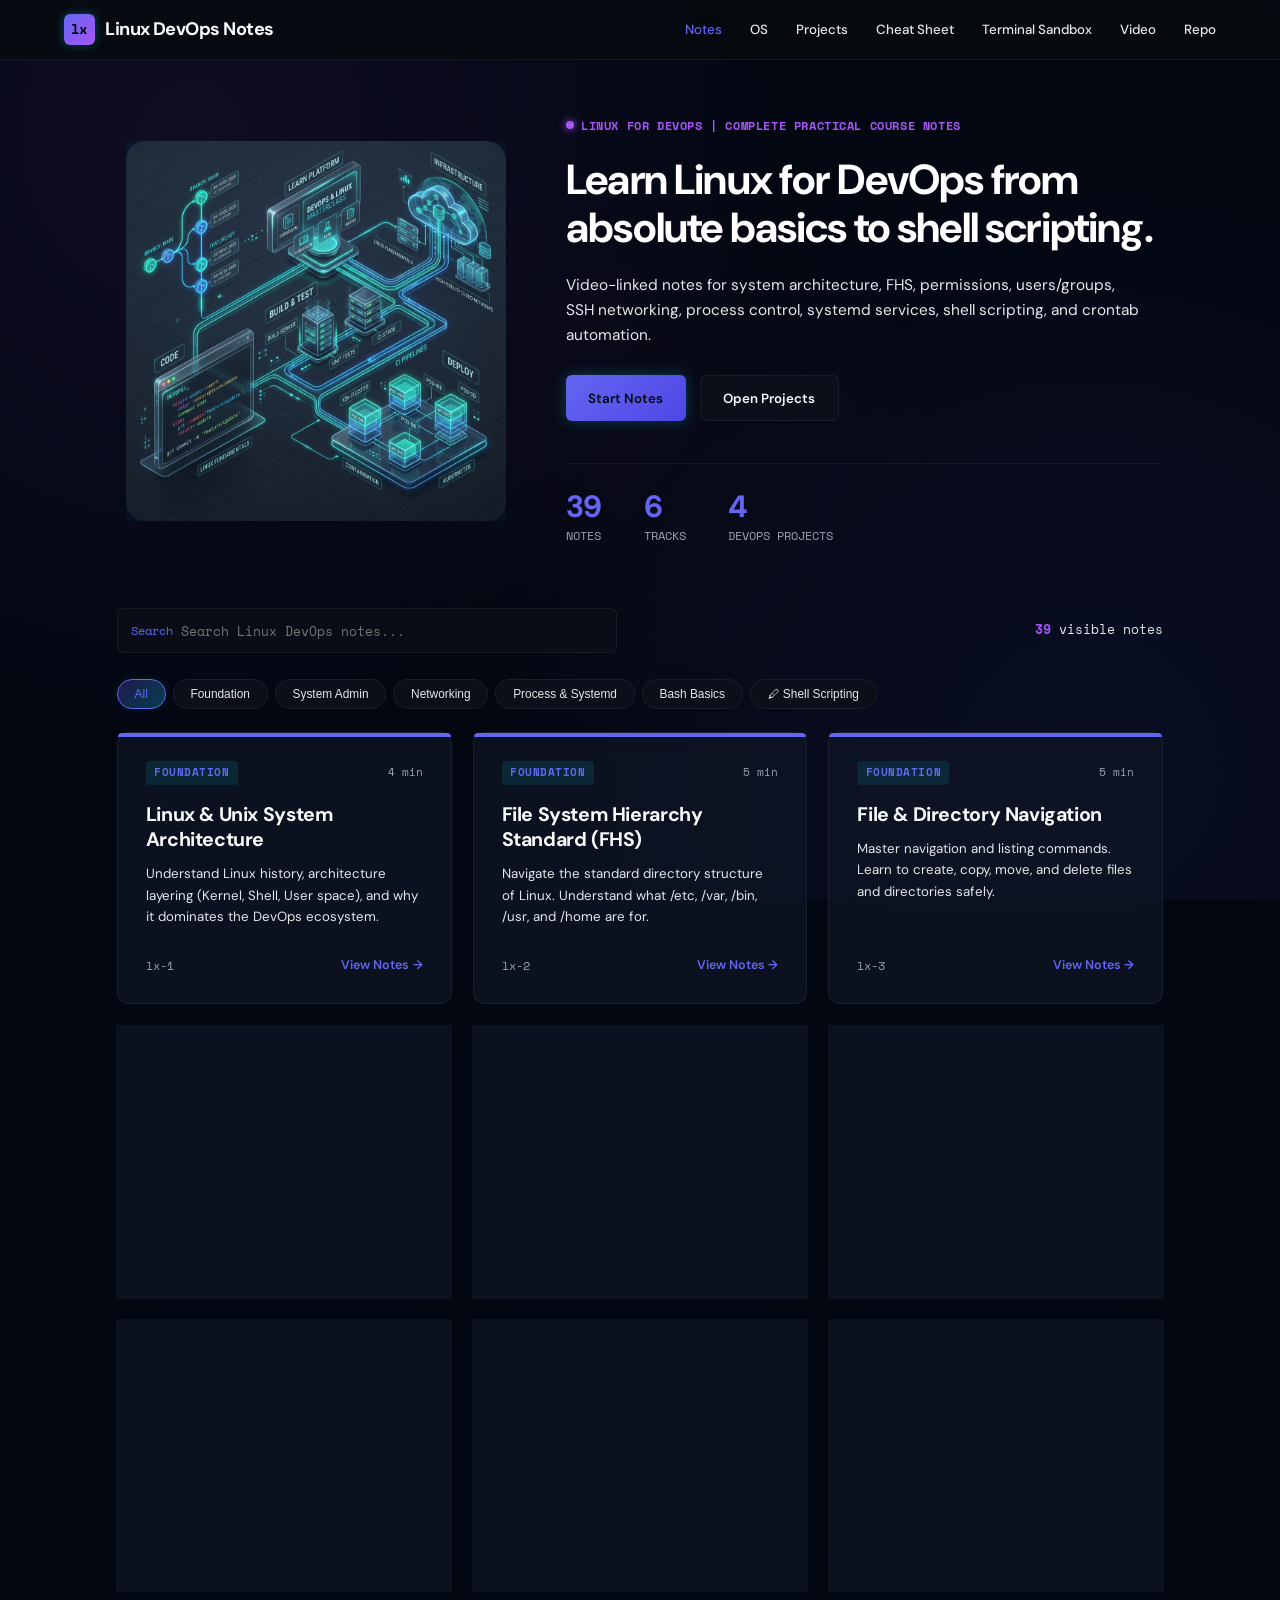
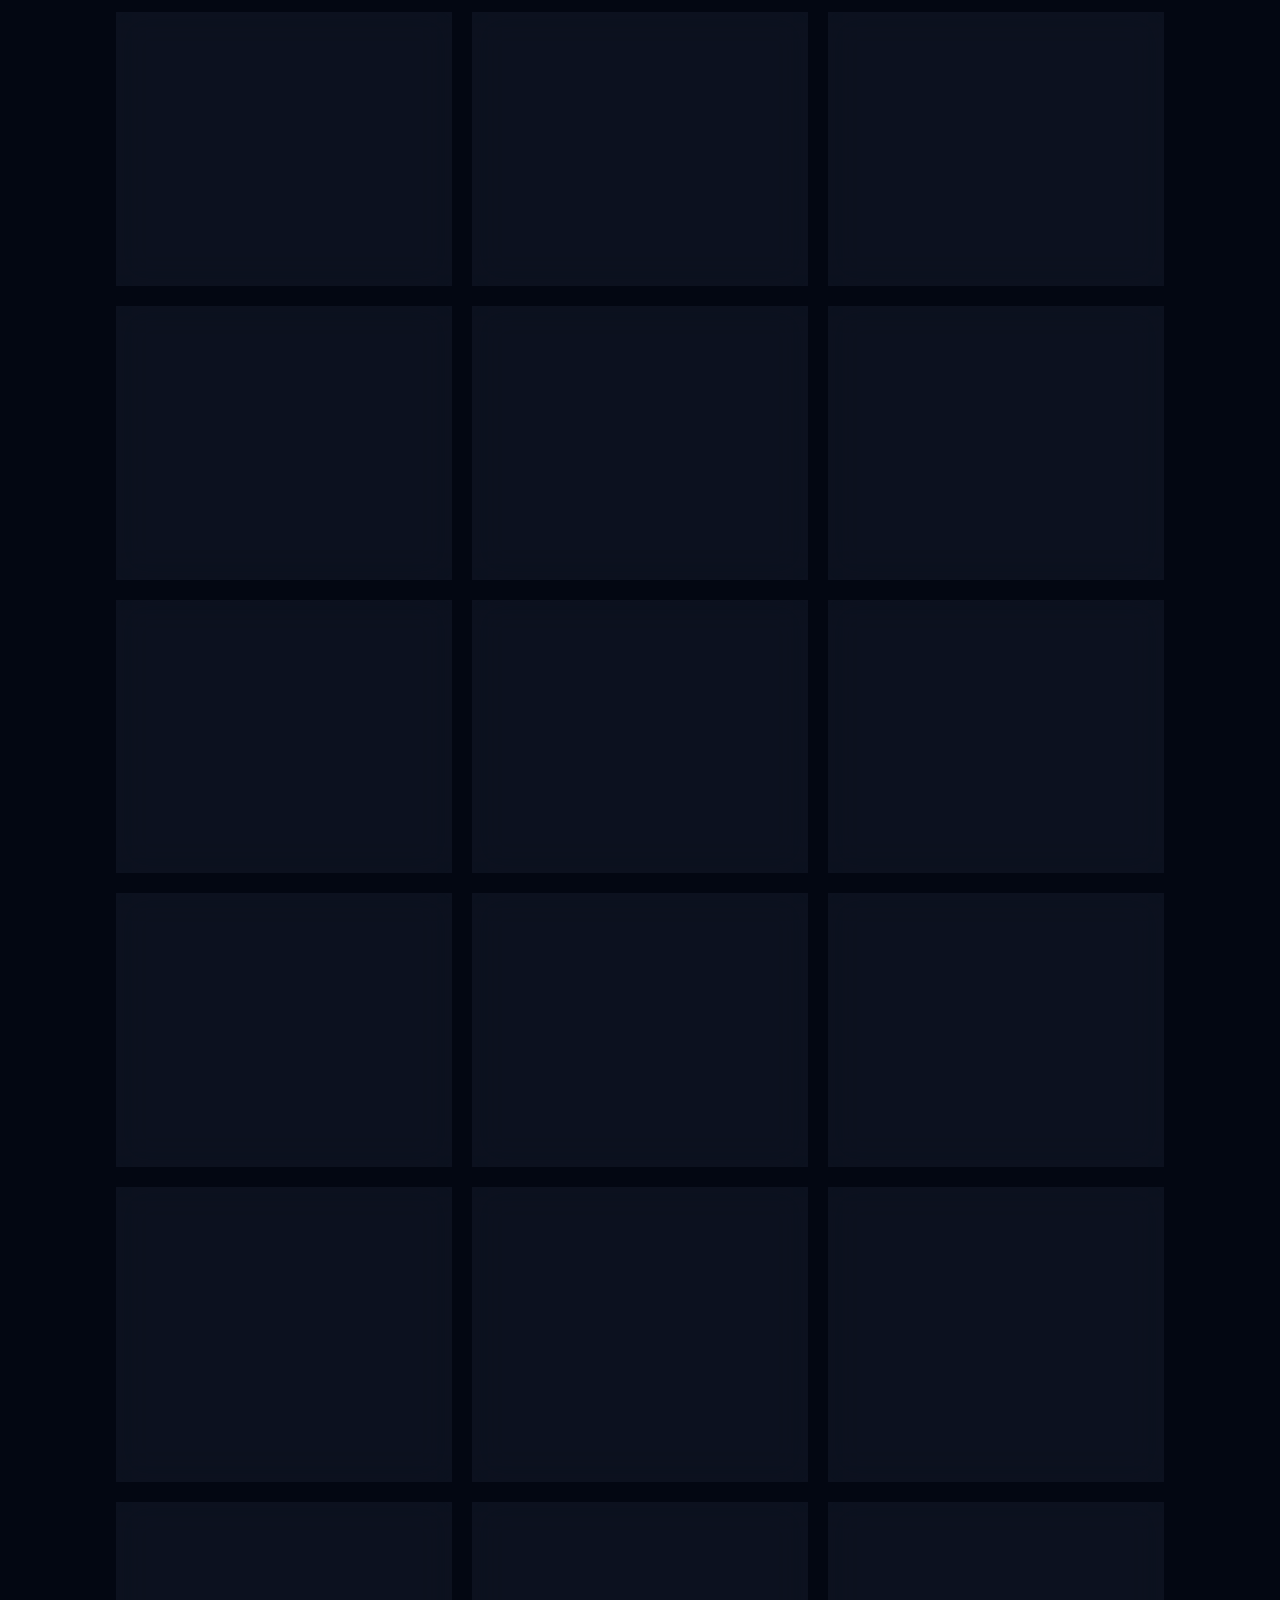
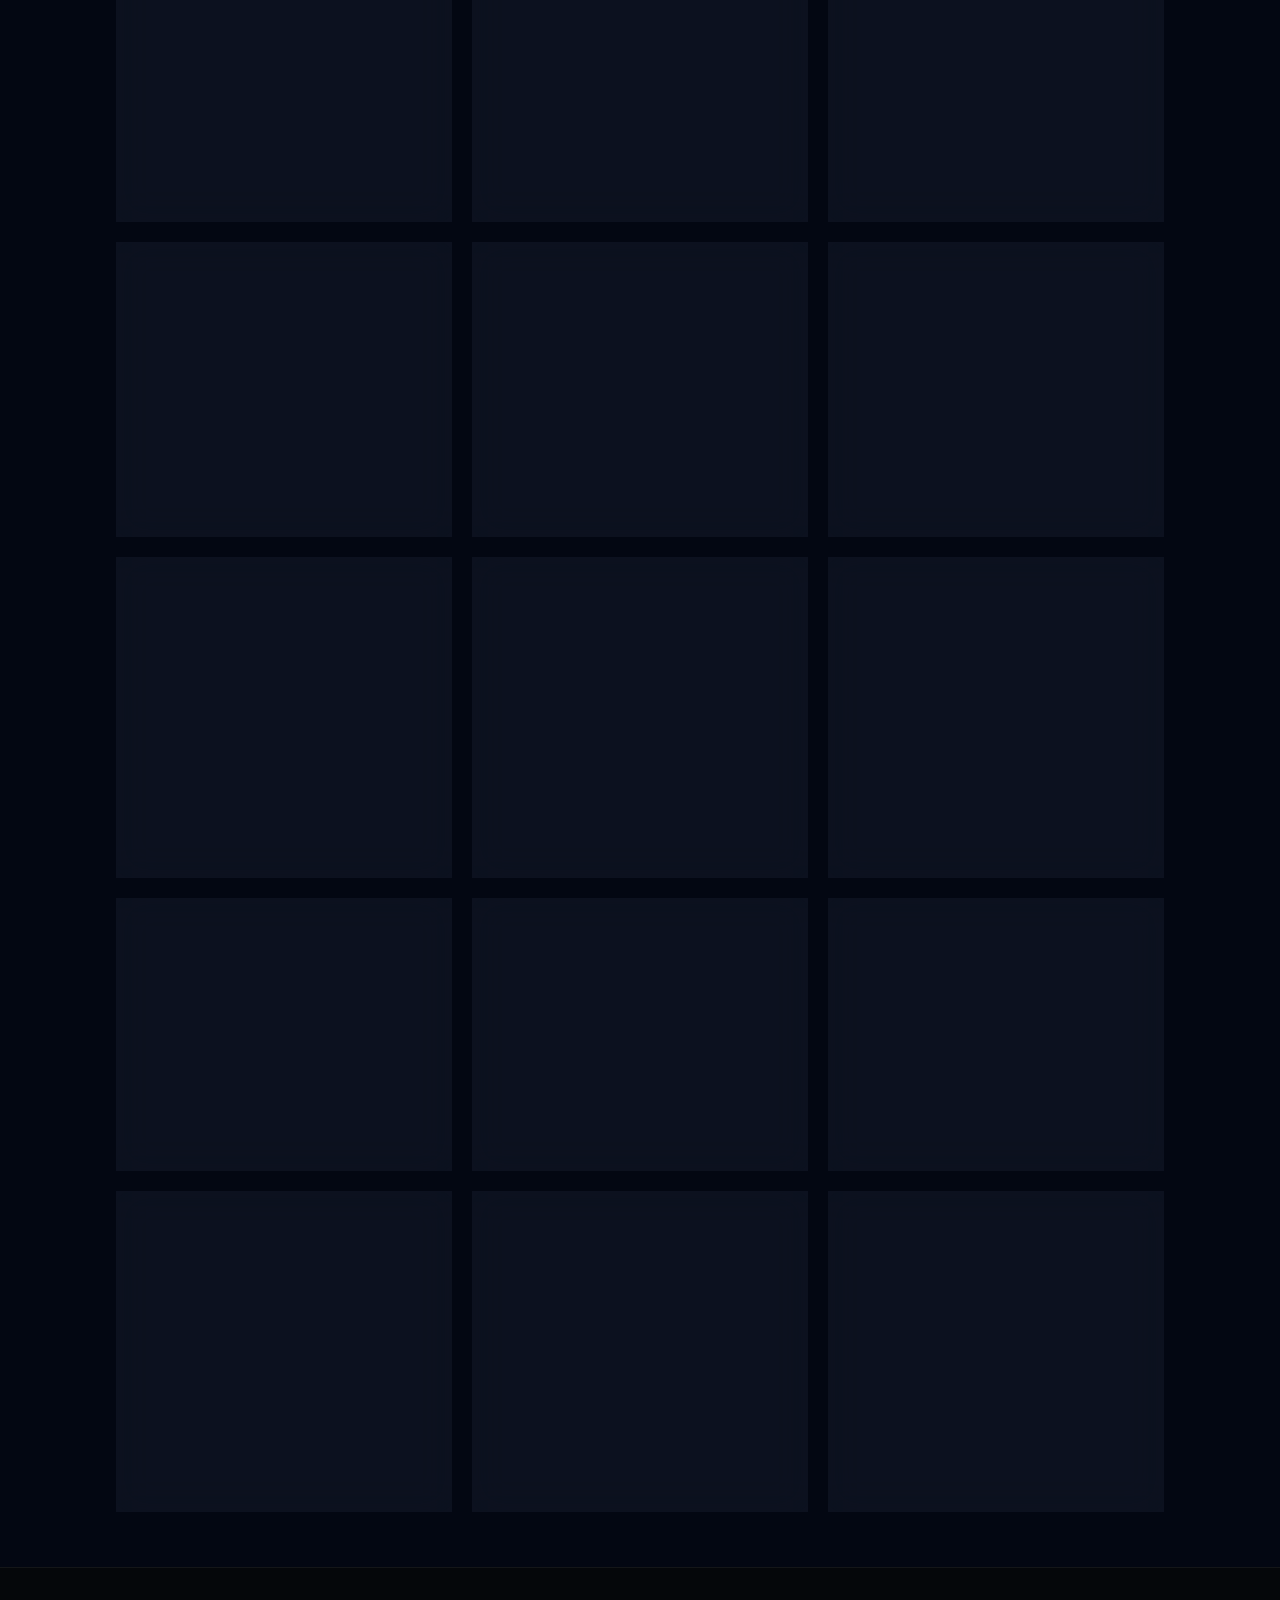
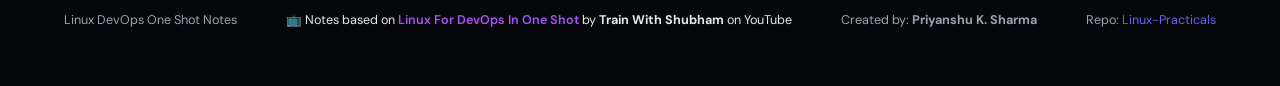
<file: index.html>
<!DOCTYPE html>
<html lang="en">
<head>
  <meta charset="UTF-8">
  <meta name="viewport" content="width=device-width, initial-scale=1.0">
  <title>Linux Notes | One Shot Hindi</title>
  <meta name="description" content="Multipage Linux notes for Linux DevOps In One Shot with live scripting projects.">
  <link rel="preconnect" href="https://fonts.googleapis.com">
  <link rel="preconnect" href="https://fonts.gstatic.com" crossorigin>
  <link href="https://fonts.googleapis.com/css2?family=DM+Sans:wght@400;500;600;700&family=Space+Mono:wght@400;700&display=swap" rel="stylesheet">
  <link rel="icon" href="assets/favicon.svg" type="image/svg+xml">
  <link rel="stylesheet" href="assets/css/site.css">
</head>
<body>
  <header class="site-header">
    <a class="brand" href="index.html" aria-label="Linux Notes home">
      <span class="brand-mark">lx</span>
      <span>Linux DevOps Notes</span>
    </a>
    <button class="nav-toggle" id="navToggle" aria-label="Toggle navigation" aria-expanded="false" aria-controls="siteNav">
      <svg viewBox="0 0 18 18" aria-hidden="true">
        <line x1="1" y1="4" x2="17" y2="4"/>
        <line x1="1" y1="9" x2="17" y2="9"/>
        <line x1="1" y1="14" x2="17" y2="14"/>
      </svg>
    </button>
    <nav class="site-nav" id="siteNav" aria-label="Primary navigation">
      <a class="active" href="index.html">Notes</a>
      <a href="os.html">OS</a>
      <a href="projects.html">Projects</a>
      <a href="cheat-sheet.html">Cheat Sheet</a>
      <a href="terminal.html">Terminal Sandbox</a>
      <a href="https://www.youtube.com/watch?v=e01GGTKmtpc" target="_blank" rel="noreferrer">Video</a>
      <a href="https://github.com/PriyanshuKSharma/Linux-Practicals" target="_blank" rel="noreferrer">Repo</a>
    </nav>
  </header>

  <section class="hero">
    <div class="hero-copy">
      <p class="eyebrow">Linux For DevOps | Complete Practical Course Notes</p>
      <h1>Learn Linux for DevOps from absolute basics to shell scripting.</h1>
      <p class="hero-sub">
        Video-linked notes for system architecture, FHS, permissions, users/groups, SSH networking, process control, systemd services, shell scripting, and crontab automation.
      </p>
      <div class="hero-illustration" aria-hidden="true">
        <img src="assets/hero-illustration.png" alt="Linux system automation and DevOps processes system architecture diagram">
      </div>
      <div class="hero-actions">
        <a class="btn primary" href="note.html?id=intro">Start Notes</a>
        <a class="btn" href="projects.html">Open Projects</a>
      </div>
      <div class="hero-stats" aria-label="Site statistics">
        <div><strong id="statNotes">39</strong><span>Notes</span></div>
        <div><strong>6</strong><span>Tracks</span></div>
        <div><strong>4</strong><span>DevOps Projects</span></div>
      </div>
    </div>
  </section>

  <section class="toolbar" aria-label="Notes search and filters">
    <label class="search-box" for="searchInput">
      <span>Search</span>
      <input id="searchInput" type="search" placeholder="Search Linux DevOps notes..." autocomplete="off">
    </label>
    <div class="visible-count"><strong id="visibleCount">39</strong> visible notes</div>
  </section>

  <div class="filter-bar" id="filterBar" aria-label="Note category filters">
    <button class="filter-btn active" data-cat="all">All</button>
    <button class="filter-btn" data-cat="foundation">Foundation</button>
    <button class="filter-btn" data-cat="system-admin">System Admin</button>
    <button class="filter-btn" data-cat="networking">Networking</button>
    <button class="filter-btn" data-cat="process-management">Process &amp; Systemd</button>
    <button class="filter-btn" data-cat="scripting-basics">Bash Basics</button>
    <button class="filter-btn" data-cat="shell-scripting">🖊 Shell Scripting</button>
  </div>

  <main class="catalog" id="notesCatalog" aria-live="polite"></main>

  <div class="no-results" id="noResults">
    <div class="empty-mark">0</div>
    <p>No Linux notes match <strong id="noResultsQuery"></strong>.</p>
  </div>

  <footer class="site-footer">
    <span>Linux DevOps One Shot Notes</span>
    <span class="footer-credit">📺 Notes based on <a href="https://www.youtube.com/watch?v=e01GGTKmtpc" target="_blank" rel="noreferrer">Linux For DevOps In One Shot</a> by <strong>Train With Shubham</strong> on YouTube</span>
    <span>Created by: <strong>Priyanshu K. Sharma</strong></span>
    <span>Repo: <a href="https://github.com/PriyanshuKSharma/Linux-Practicals" target="_blank" rel="noreferrer">Linux-Practicals</a></span>
  </footer>

  <script src="assets/js/linux-notes.js"></script>
  <script src="assets/js/home.js"></script>
  <script src="assets/js/nav-toggle.js"></script>
</body>
</html>
</file>
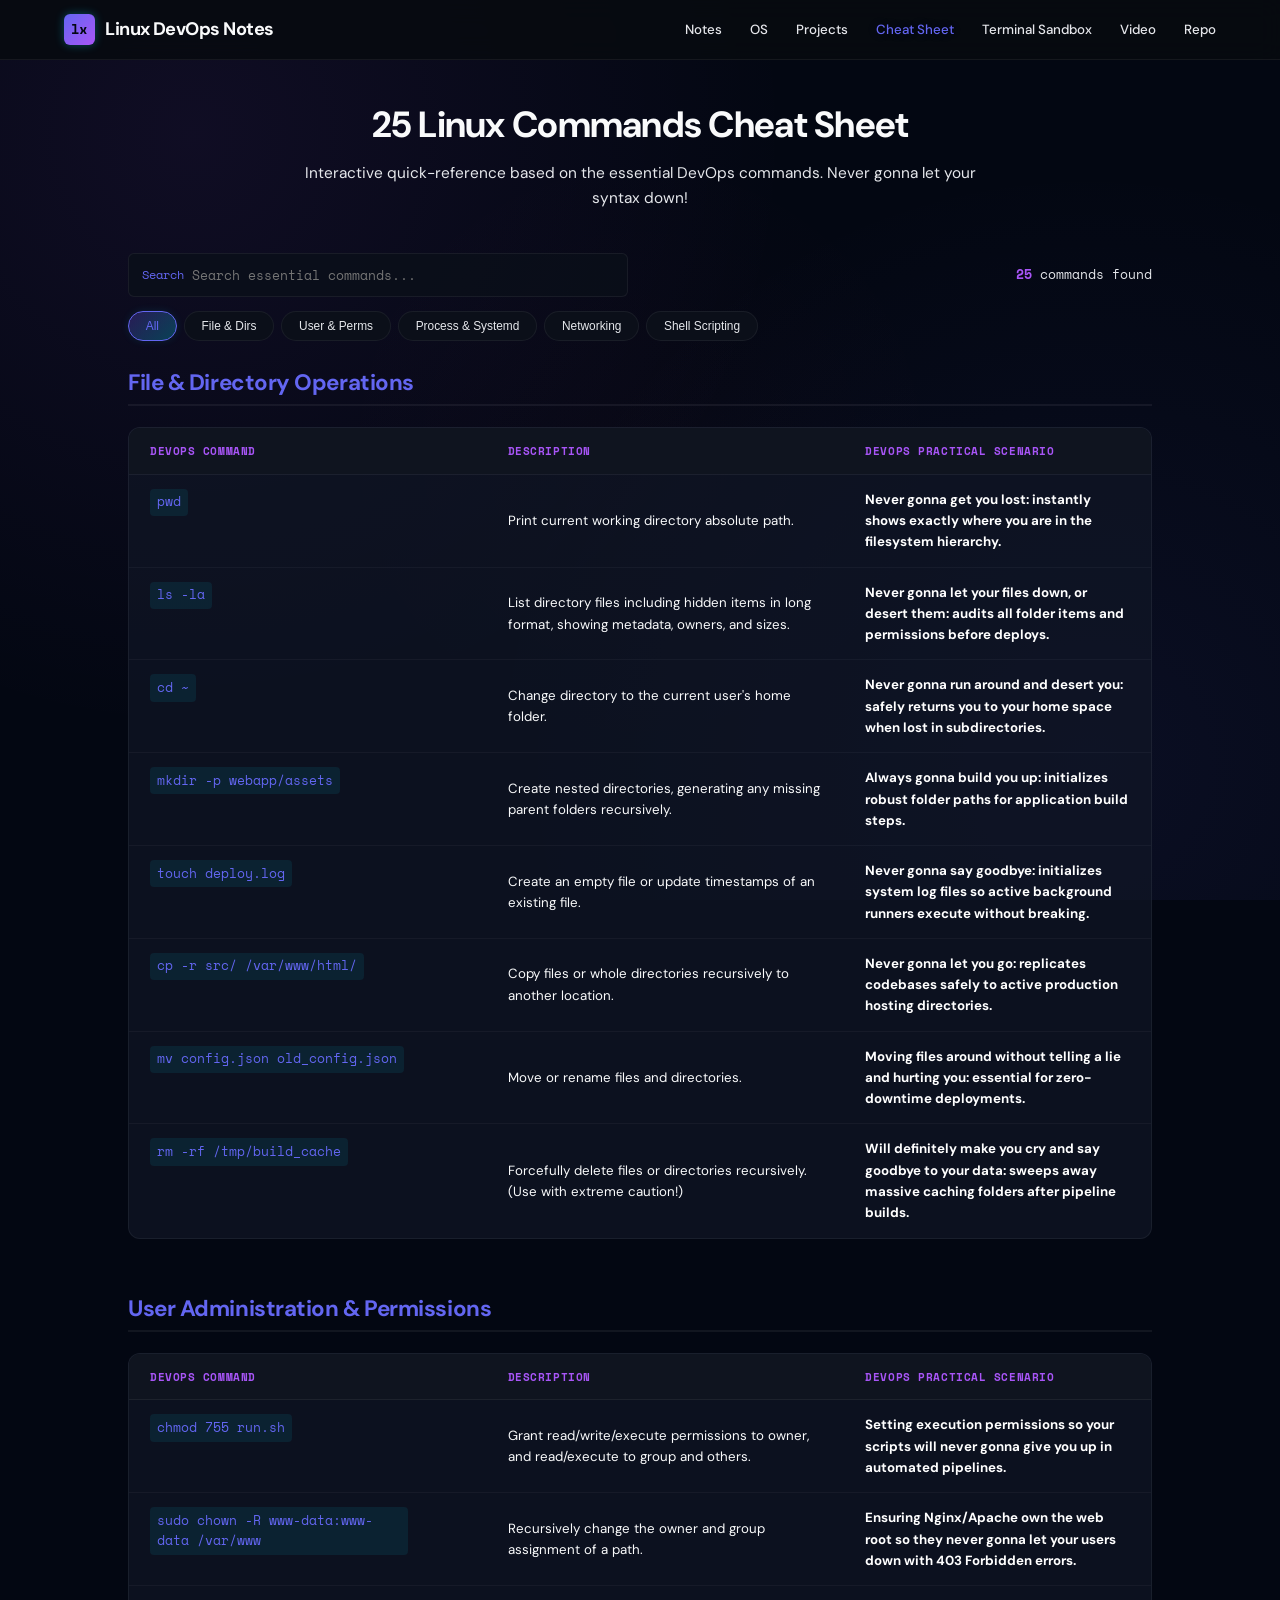
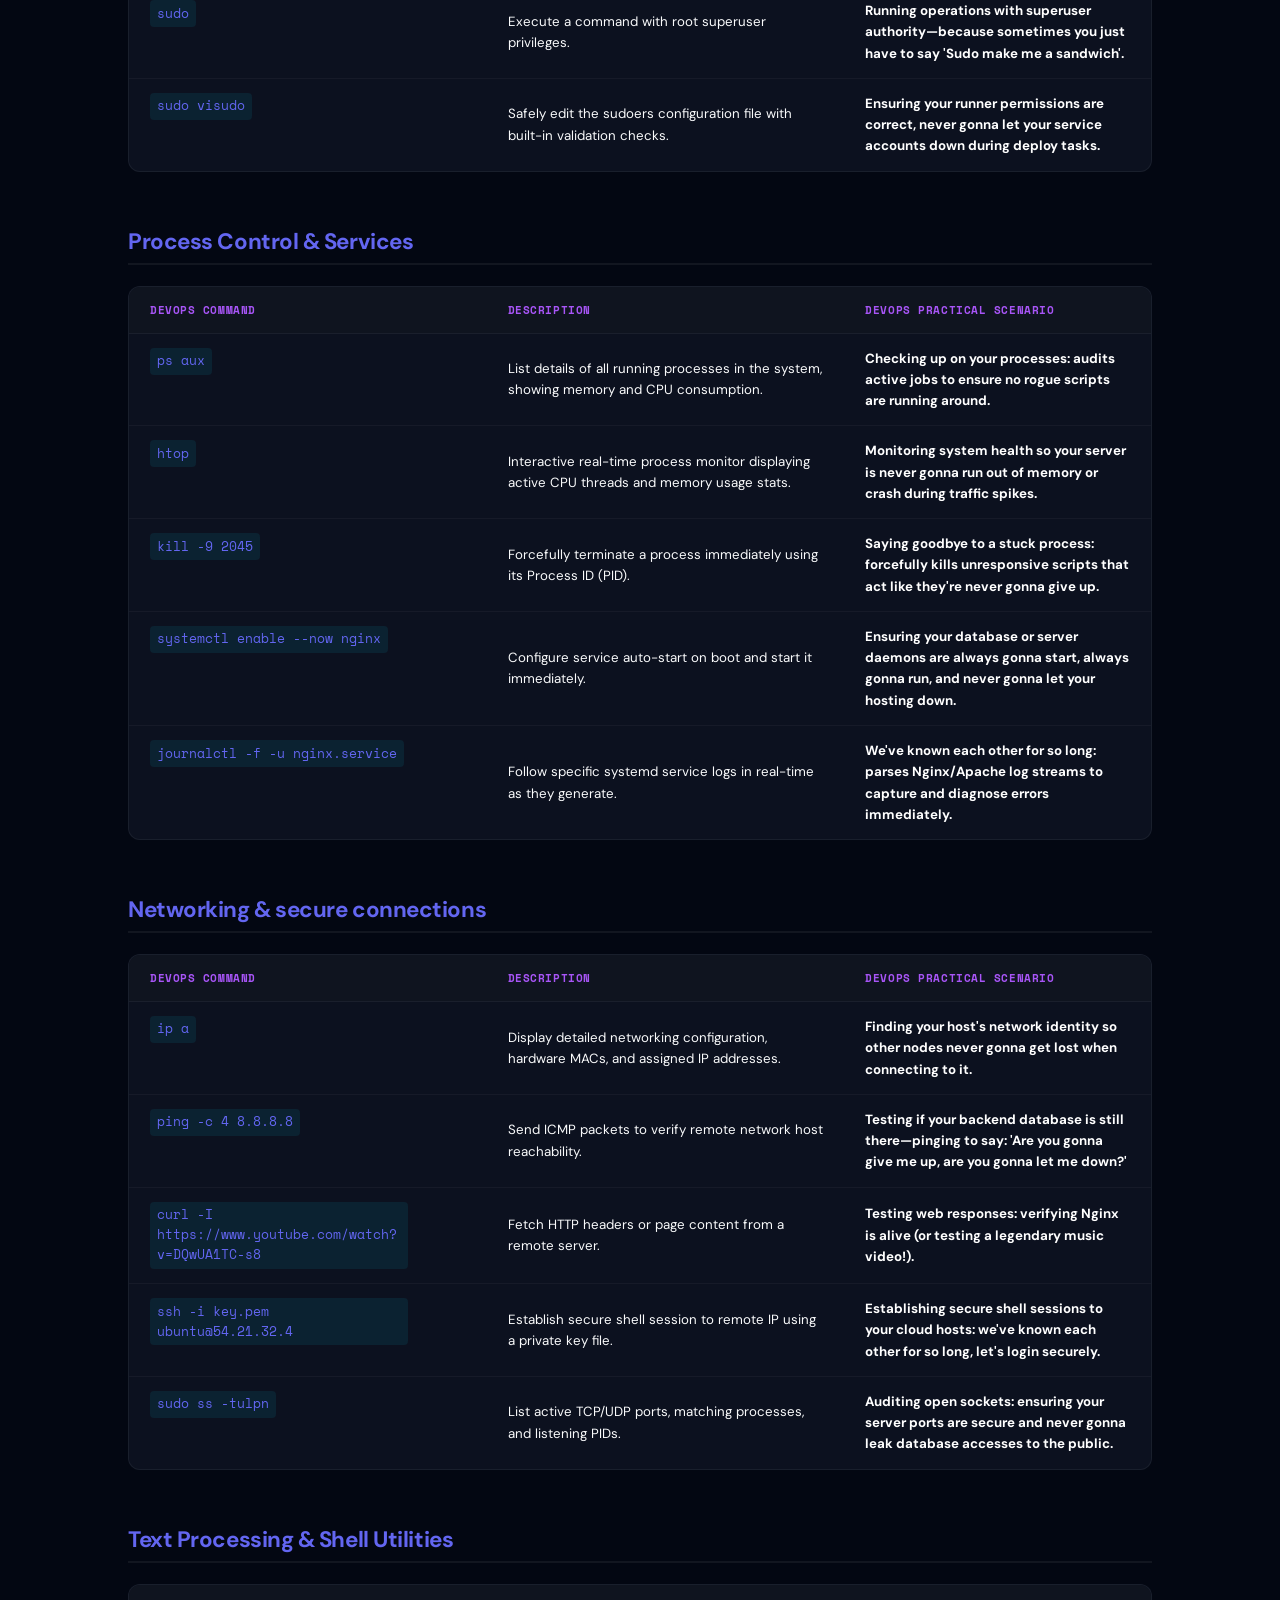
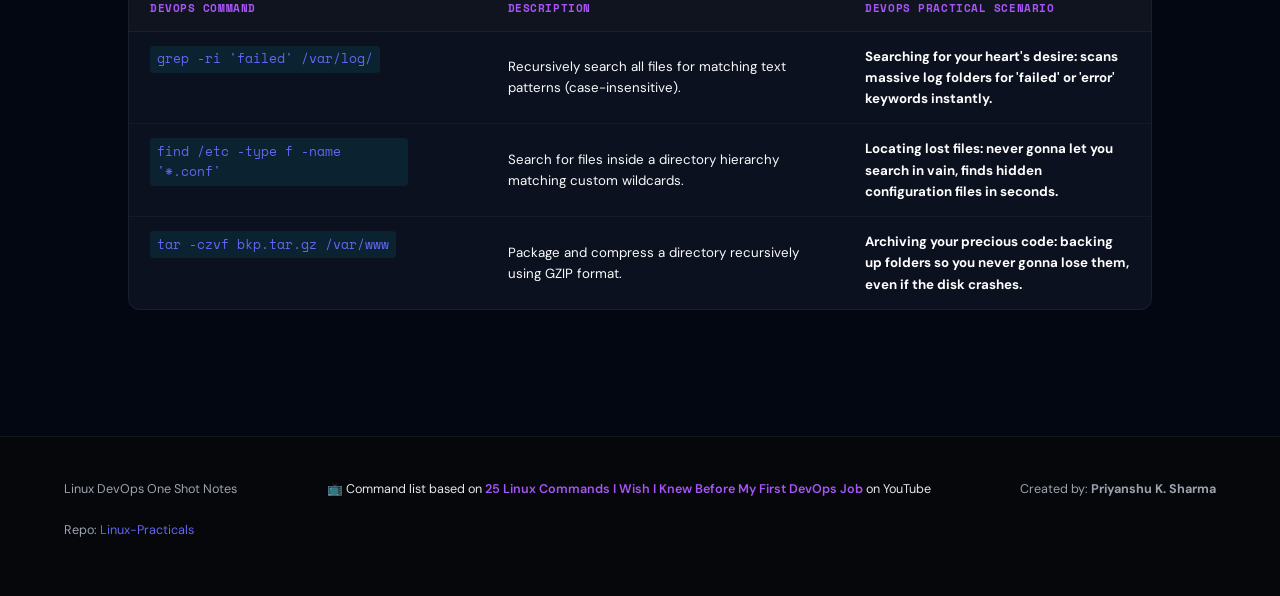
<file: cheat-sheet.html>
<!DOCTYPE html>
<html lang="en">
<head>
  <meta charset="UTF-8">
  <meta name="viewport" content="width=device-width, initial-scale=1.0">
  <title>DevOps Linux Cheat Sheet | Linux Notes</title>
  <meta name="description" content="Quick reference interactive cheat-sheet of essential DevOps Linux commands for systems administration, networking, process management, and permissions.">
  <link rel="preconnect" href="https://fonts.googleapis.com">
  <link rel="preconnect" href="https://fonts.gstatic.com" crossorigin>
  <link href="https://fonts.googleapis.com/css2?family=DM+Sans:wght@400;500;600;700&family=Space+Mono:wght@400;700&display=swap" rel="stylesheet">
  <link rel="icon" href="assets/favicon.svg" type="image/svg+xml">
  <link rel="stylesheet" href="assets/css/site.css">
</head>
<body>
  <header class="site-header">
    <a class="brand" href="index.html" aria-label="Linux Notes home">
      <span class="brand-mark">lx</span>
      <span>Linux DevOps Notes</span>
    </a>
    <button class="nav-toggle" id="navToggle" aria-label="Toggle navigation" aria-expanded="false" aria-controls="siteNav">
      <svg viewBox="0 0 18 18" aria-hidden="true">
        <line x1="1" y1="4" x2="17" y2="4"/>
        <line x1="1" y1="9" x2="17" y2="9"/>
        <line x1="1" y1="14" x2="17" y2="14"/>
      </svg>
    </button>
    <nav class="site-nav" id="siteNav" aria-label="Primary navigation">
      <a href="index.html">Notes</a>
      <a href="os.html">OS</a>
      <a href="projects.html">Projects</a>
      <a class="active" href="cheat-sheet.html">Cheat Sheet</a>
      <a href="terminal.html">Terminal Sandbox</a>
      <a href="https://www.youtube.com/watch?v=e01GGTKmtpc" target="_blank" rel="noreferrer">Video</a>
      <a href="https://github.com/PriyanshuKSharma/Linux-Practicals" target="_blank" rel="noreferrer">Repo</a>
    </nav>
  </header>

  <main class="cheat-sheet-layout">
    <header class="cheat-sheet-header">
      <h1>25 Linux Commands Cheat Sheet</h1>
      <p>Interactive quick-reference based on the essential DevOps commands. Never gonna let your syntax down!</p>
    </header>

    <section class="toolbar" aria-label="Cheat Sheet search and filters" style="padding: 0 0 1rem 0;">
      <label class="search-box" for="cheatSearchInput">
        <span>Search</span>
        <input id="cheatSearchInput" type="search" placeholder="Search essential commands..." autocomplete="off">
      </label>
      <div class="visible-count"><strong id="cheatCount">0</strong> commands found</div>
    </section>

    <div class="filter-bar" id="cheatFilterBar" aria-label="Cheat sheet category filters" style="padding: 0 0 2rem 0;">
      <button class="filter-btn active" data-cat="all">All</button>
      <button class="filter-btn" data-cat="file-ops">File &amp; Dirs</button>
      <button class="filter-btn" data-cat="sys-admin">User &amp; Perms</button>
      <button class="filter-btn" data-cat="process">Process &amp; Systemd</button>
      <button class="filter-btn" data-cat="networking">Networking</button>
      <button class="filter-btn" data-cat="shell-utils">Shell Scripting</button>
    </div>

    <div id="cheatSheetCatalog">
      <!-- Dynamic interactive tables will be generated here by JavaScript -->
    </div>

    <div class="no-results" id="cheatNoResults">
      <div class="empty-mark">0</div>
      <p>No Linux commands match <strong id="cheatNoResultsQuery"></strong>.</p>
    </div>
  </main>

  <footer class="site-footer">
    <span>Linux DevOps One Shot Notes</span>
    <span class="footer-credit">📺 Command list based on <a href="https://www.youtube.com/watch?v=DQwUA1TC-s8" target="_blank" rel="noreferrer">25 Linux Commands I Wish I Knew Before My First DevOps Job</a> on YouTube</span>
    <span>Created by: <strong>Priyanshu K. Sharma</strong></span>
    <span>Repo: <a href="https://github.com/PriyanshuKSharma/Linux-Practicals" target="_blank" rel="noreferrer">Linux-Practicals</a></span>
  </footer>

  <script src="assets/js/cheat-sheet.js"></script>
  <script src="assets/js/nav-toggle.js"></script>
</body>
</html>
</file>
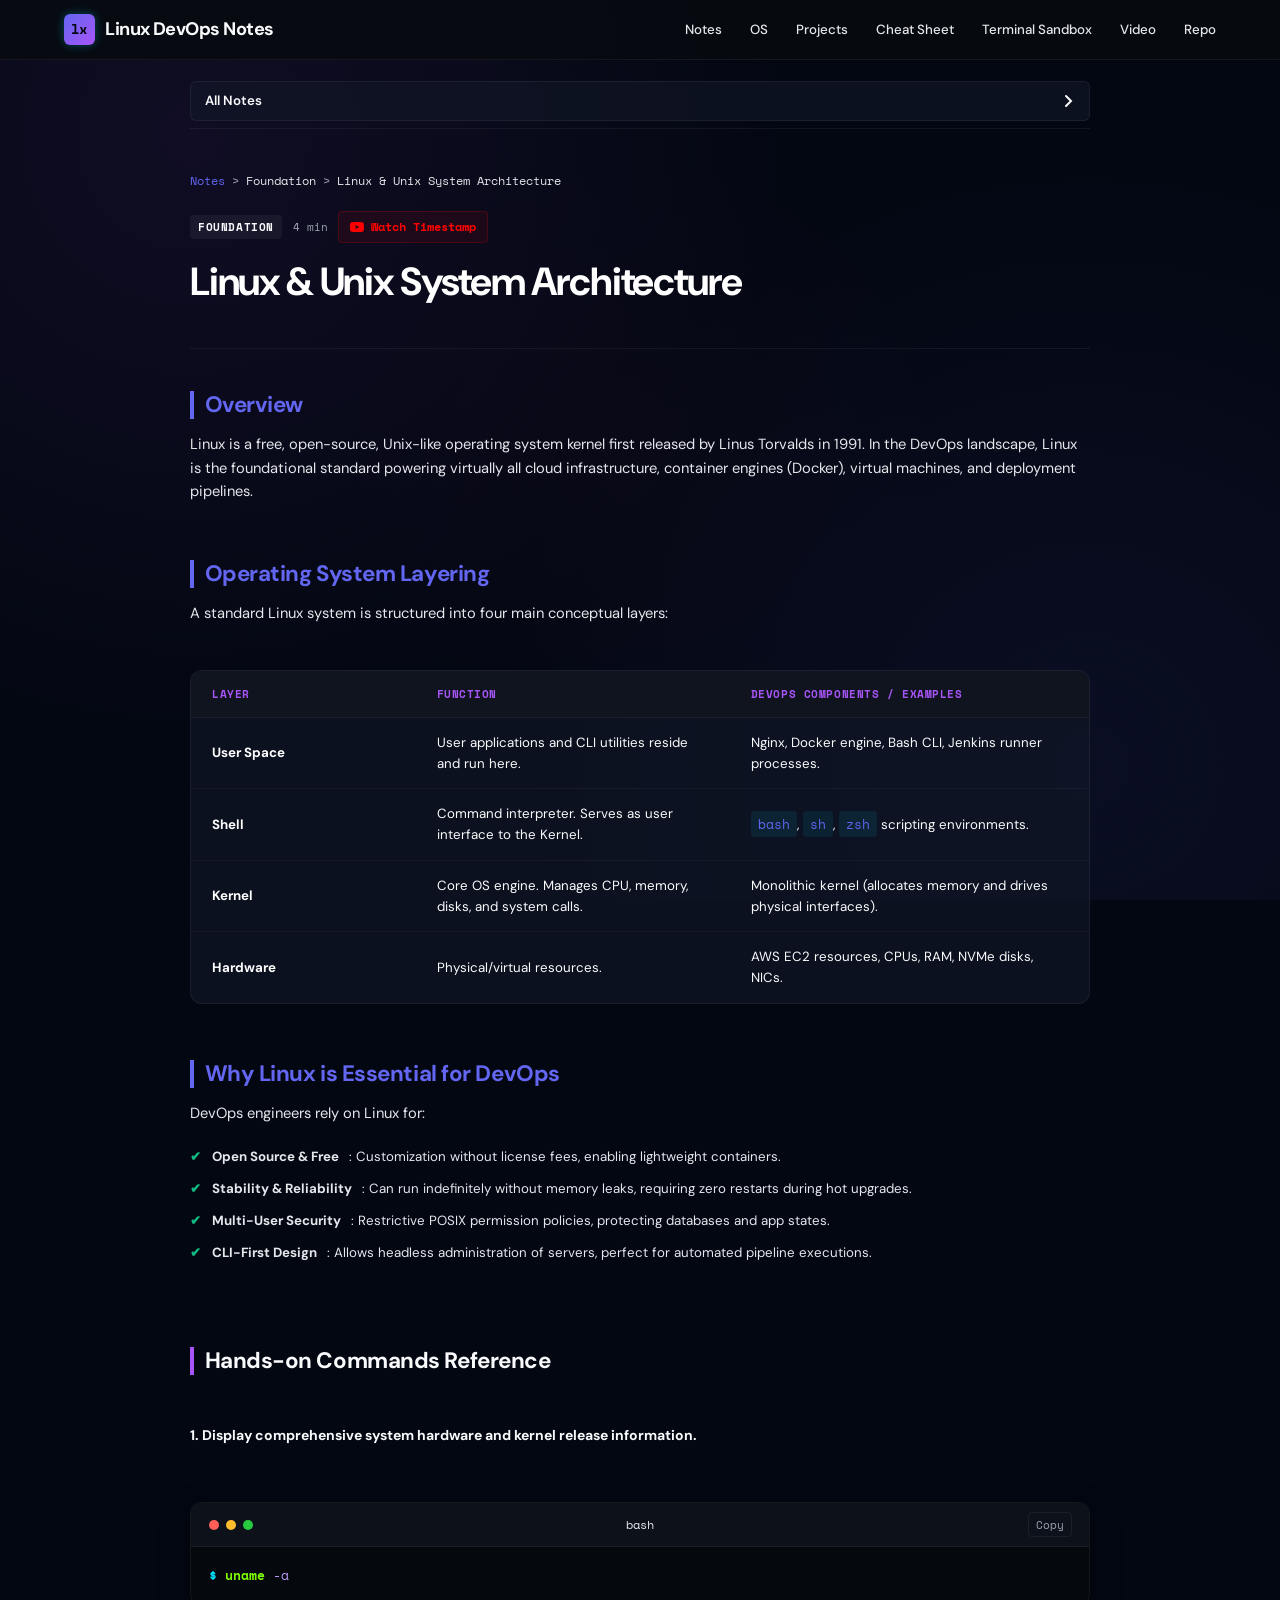
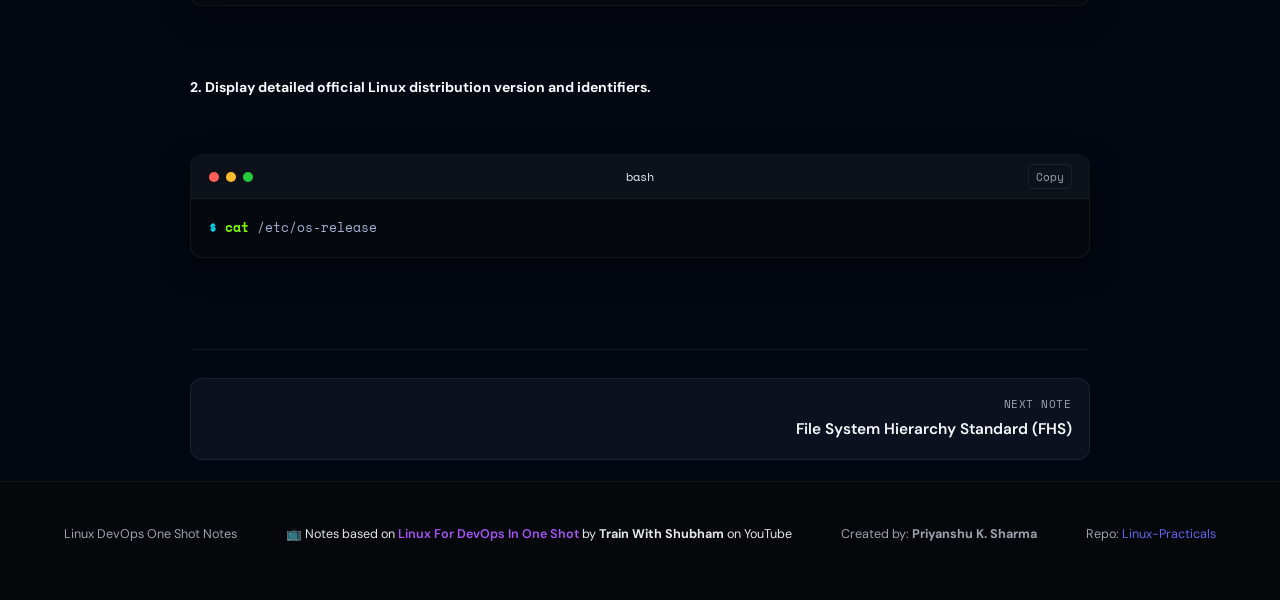
<file: note.html>
<!DOCTYPE html>
<html lang="en">
<head>
  <meta charset="UTF-8">
  <meta name="viewport" content="width=device-width, initial-scale=1.0">
  <title>View Notes | Linux For DevOps</title>
  <meta name="description" content="Detailed visual notes for Linux systems administration, DevOps practicals, and Shell scripting.">
  <link rel="preconnect" href="https://fonts.googleapis.com">
  <link rel="preconnect" href="https://fonts.gstatic.com" crossorigin>
  <link href="https://fonts.googleapis.com/css2?family=DM+Sans:wght@400;500;600;700&family=Space+Mono:wght@400;700&display=swap" rel="stylesheet">
  <link rel="icon" href="assets/favicon.svg" type="image/svg+xml">
  <link rel="stylesheet" href="assets/css/site.css">
</head>
<body>
  <header class="site-header">
    <a class="brand" href="index.html" aria-label="Linux Notes home">
      <span class="brand-mark">lx</span>
      <span>Linux DevOps Notes</span>
    </a>
    <button class="nav-toggle" id="navToggle" aria-label="Toggle navigation" aria-expanded="false" aria-controls="siteNav">
      <svg viewBox="0 0 18 18" aria-hidden="true">
        <line x1="1" y1="4" x2="17" y2="4"/>
        <line x1="1" y1="9" x2="17" y2="9"/>
        <line x1="1" y1="14" x2="17" y2="14"/>
      </svg>
    </button>
    <nav class="site-nav" id="siteNav" aria-label="Primary navigation">
      <a href="index.html">Notes</a>
      <a href="os.html">OS</a>
      <a href="projects.html">Projects</a>
      <a href="cheat-sheet.html">Cheat Sheet</a>
      <a href="terminal.html">Terminal Sandbox</a>
      <a id="navVideoLink" href="https://www.youtube.com/watch?v=e01GGTKmtpc" target="_blank" rel="noreferrer">Video</a>
      <a href="https://github.com/PriyanshuKSharma/Linux-Practicals" target="_blank" rel="noreferrer">Repo</a>
    </nav>
  </header>

  <main class="note-view-container">
    <aside class="note-sidebar" id="noteSidebar" aria-label="Course chapters index"></aside>

    <article class="note-content-wrapper">
      <nav class="breadcrumbs" aria-label="Breadcrumb navigation">
        <a href="index.html">Notes</a> &gt;
        <span id="breadcrumbTrack">Track</span> &gt;
        <span id="breadcrumbTitle">Chapter</span>
      </nav>

      <header class="note-header">
        <div class="note-header-meta">
          <span class="card-track" id="noteHeaderTrack">Track</span>
          <span class="card-read-time" id="noteHeaderReadTime">Reading Time</span>
          <a class="video-timestamp-btn" id="videoLinkBtn" href="#" target="_blank" rel="noreferrer" aria-label="Watch video timestamp explanation on YouTube">
            <svg viewBox="0 0 24 24" aria-hidden="true">
              <path d="M23.498 6.163a3.003 3.003 0 0 0-2.11-2.11C19.518 3.545 12 3.545 12 3.545s-7.518 0-9.388.508a3.003 3.003 0 0 0-2.11 2.11C0 8.033 0 12 0 12s0 3.967.502 5.837a3.003 3.003 0 0 0 2.11 2.11C4.482 20.455 12 20.455 12 20.455s7.518 0 9.388-.508a3.003 3.003 0 0 0 2.11-2.11C24 15.967 24 12 24 12s0-3.967-.502-5.837zM9.545 15.568V8.432L15.818 12l-6.273 3.568z"/>
            </svg>
            <span>Watch Timestamp</span>
          </a>
        </div>
        <h1 id="noteTitle">Chapter Title</h1>
      </header>

      <div class="content-section" id="noteBody">
        <!-- Dynamically rendered content goes here -->
      </div>

      <nav class="note-pagination" aria-label="Pagination navigation">
        <a class="pag-btn prev" id="pagPrev" href="#">
          <span class="pag-label">Previous Note</span>
          <span class="pag-title" id="pagPrevTitle">Intro</span>
        </a>
        <a class="pag-btn next" id="pagNext" href="#">
          <span class="pag-label">Next Note</span>
          <span class="pag-title" id="pagNextTitle">FHS Structure</span>
        </a>
      </nav>
    </article>
  </main>

  <footer class="site-footer">
    <span>Linux DevOps One Shot Notes</span>
    <span class="footer-credit">📺 Notes based on <a href="https://www.youtube.com/watch?v=e01GGTKmtpc" target="_blank" rel="noreferrer">Linux For DevOps In One Shot</a> by <strong>Train With Shubham</strong> on YouTube</span>
    <span>Created by: <strong>Priyanshu K. Sharma</strong></span>
    <span>Repo: <a href="https://github.com/PriyanshuKSharma/Linux-Practicals" target="_blank" rel="noreferrer">Linux-Practicals</a></span>
  </footer>

  <script src="assets/js/linux-notes.js"></script>
  <script src="assets/js/note.js"></script>
  <script src="assets/js/nav-toggle.js"></script>
</body>
</html>
</file>
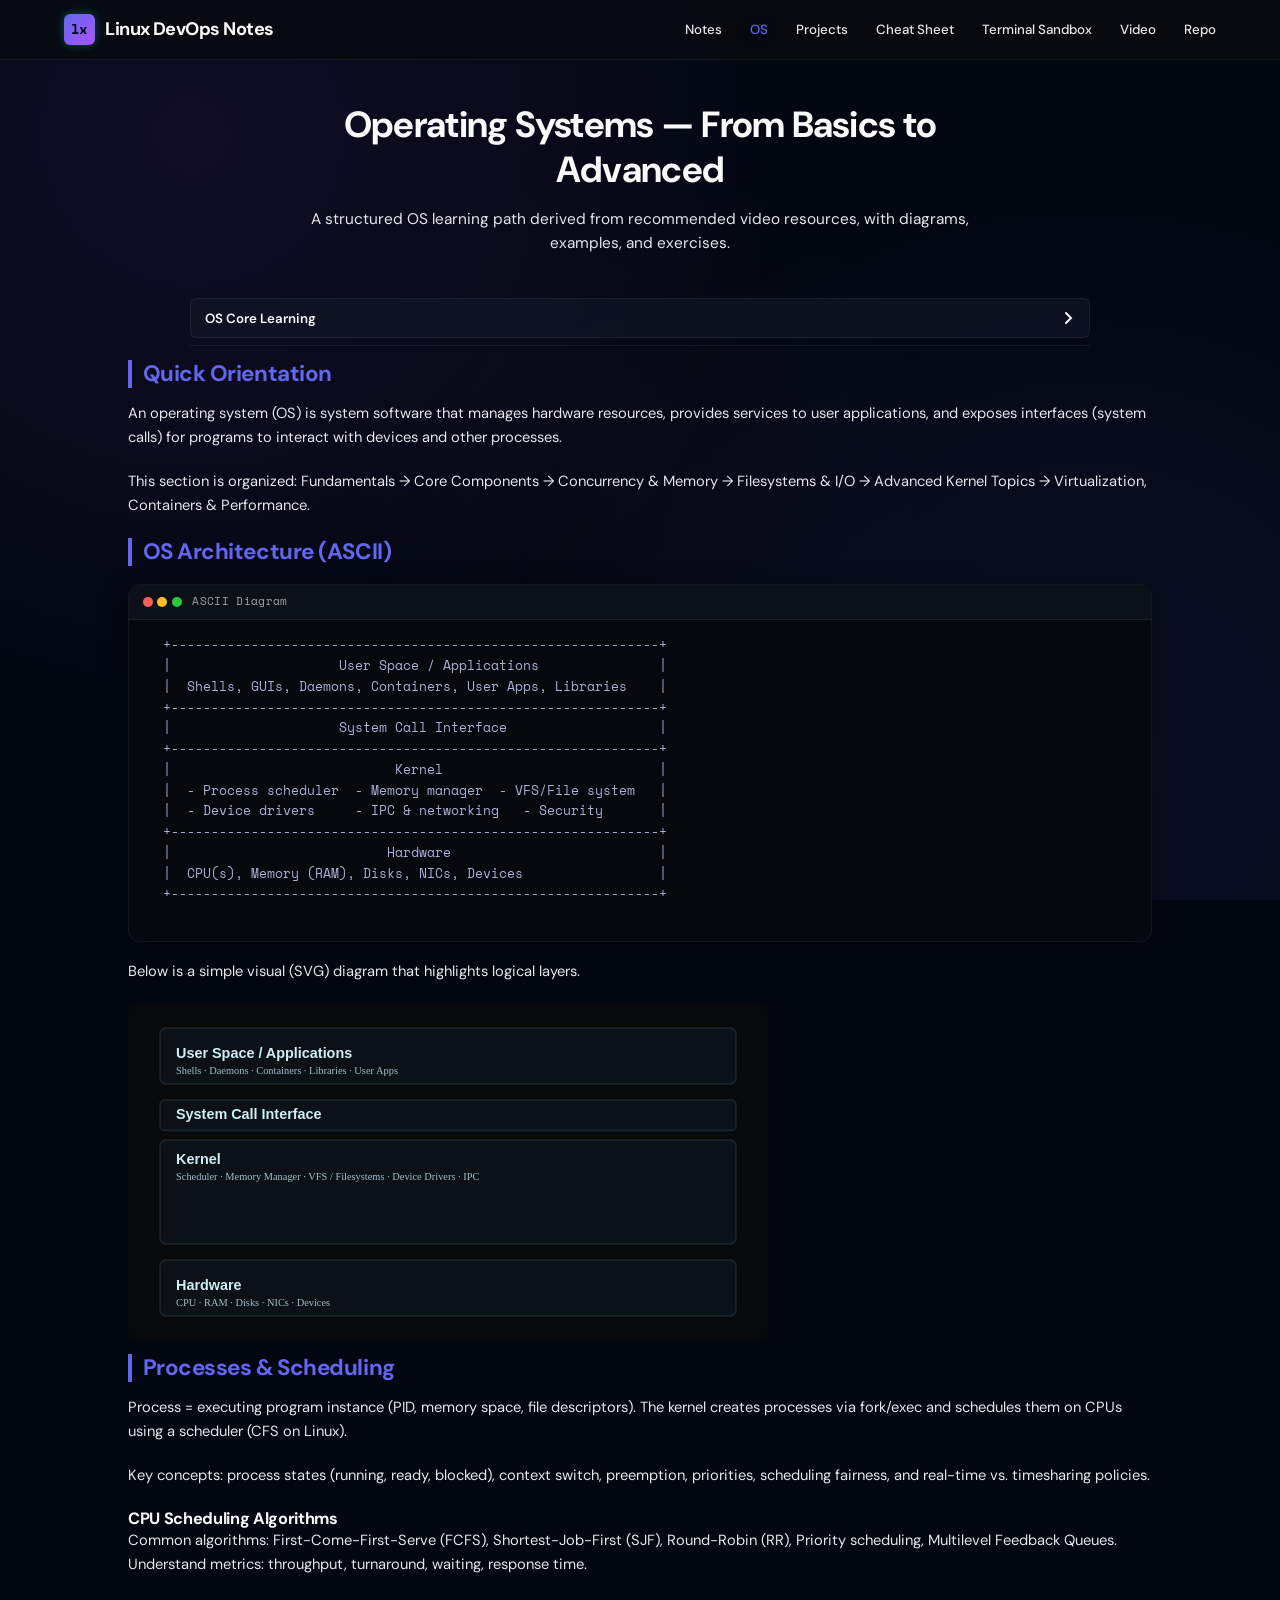
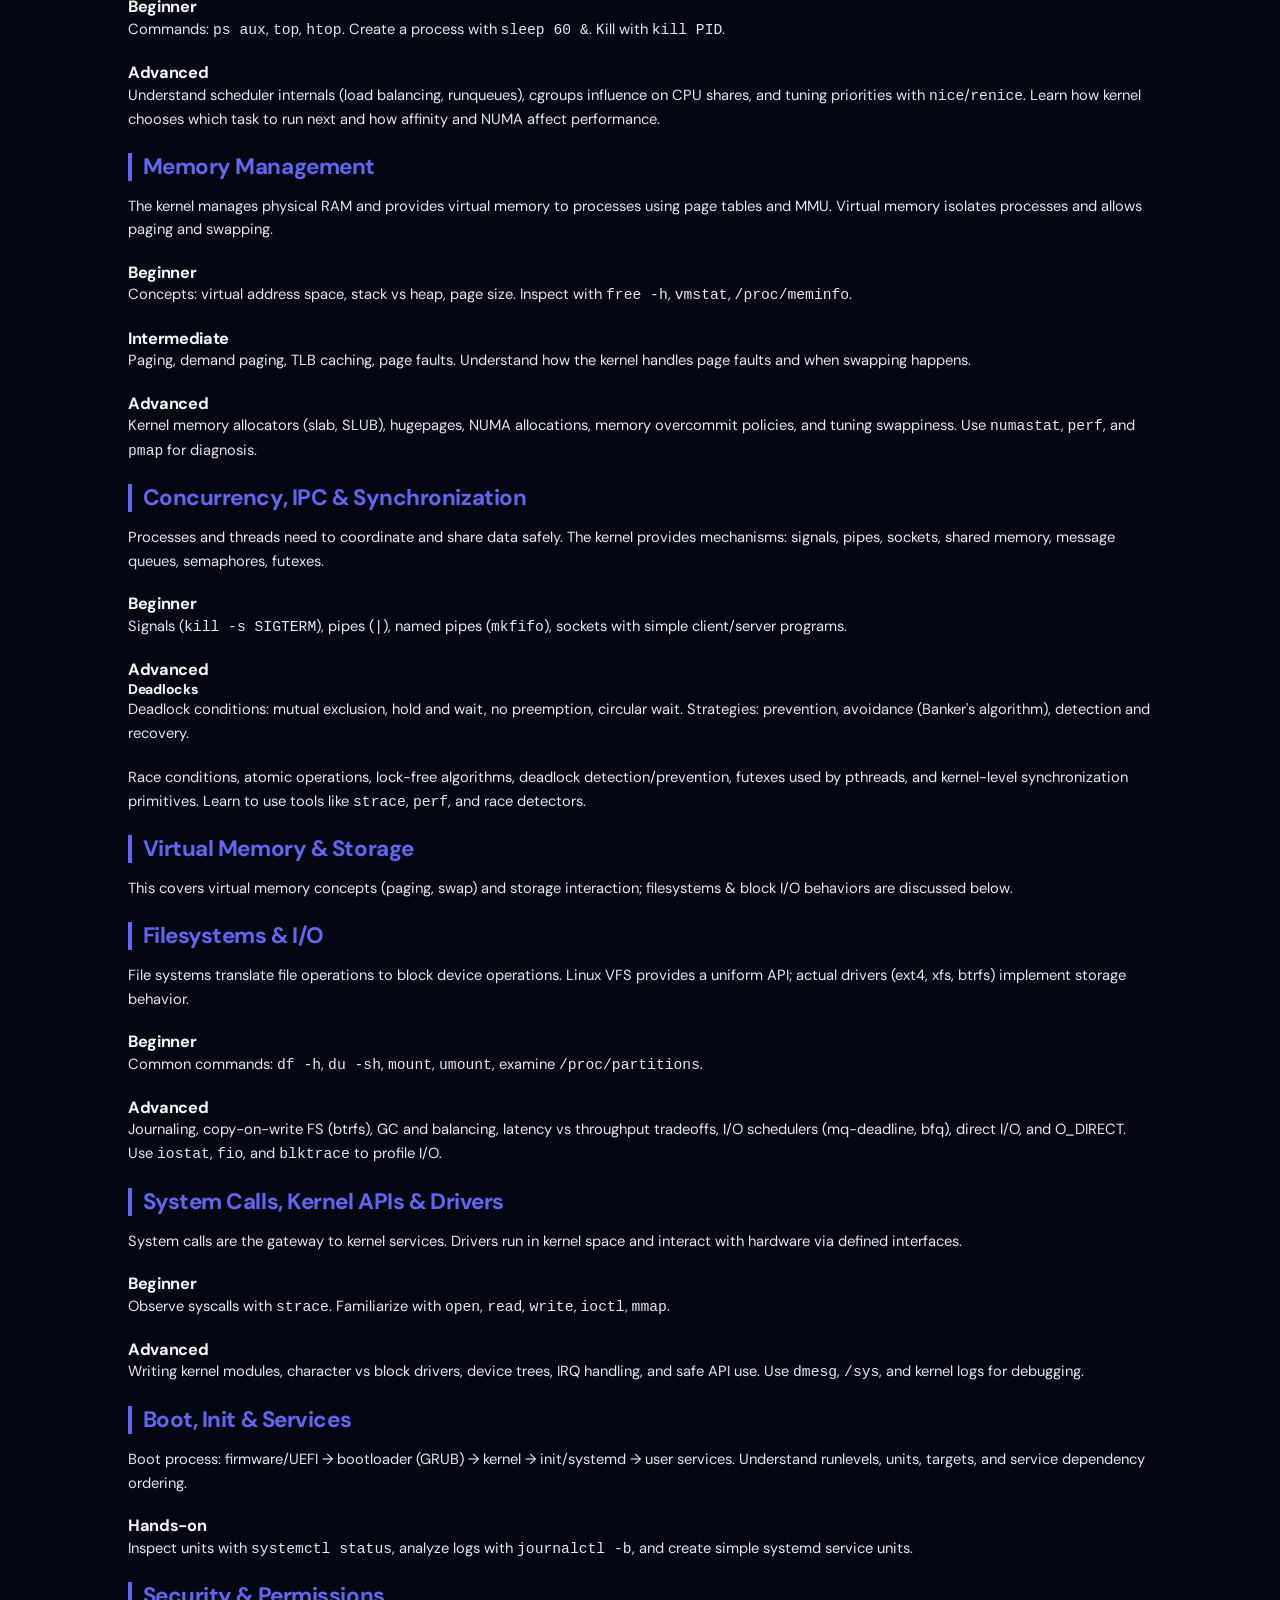
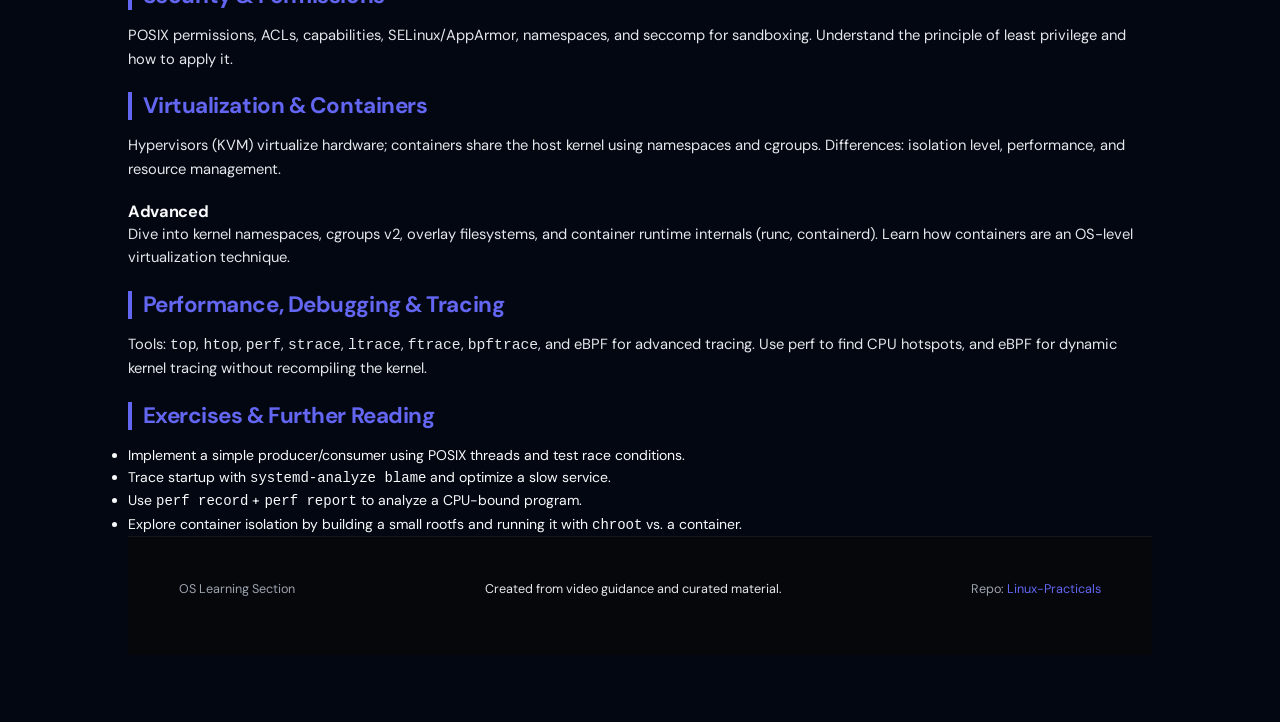
<file: os.html>
<!DOCTYPE html>
<html lang="en">
<head>
  <meta charset="UTF-8">
  <meta name="viewport" content="width=device-width, initial-scale=1.0">
  <title>Operating Systems | Linux DevOps Notes</title>
  <meta name="description" content="Structured OS learning notes: beginner → advanced, architecture diagrams, examples and exercises.">
  <link rel="preconnect" href="https://fonts.googleapis.com">
  <link rel="preconnect" href="https://fonts.gstatic.com" crossorigin>
  <link href="https://fonts.googleapis.com/css2?family=DM+Sans:wght@400;500;600;700&family=Space+Mono:wght@400;700&display=swap" rel="stylesheet">
  <link rel="icon" href="assets/favicon.svg" type="image/svg+xml">
  <link rel="stylesheet" href="assets/css/site.css">
</head>
<body>
  <header class="site-header">
    <a class="brand" href="index.html" aria-label="Linux Notes home">
      <span class="brand-mark">lx</span>
      <span>Linux DevOps Notes</span>
    </a>
    <button class="nav-toggle" id="navToggle" aria-label="Toggle navigation" aria-expanded="false" aria-controls="siteNav">
      <svg viewBox="0 0 18 18" aria-hidden="true">
        <line x1="1" y1="4" x2="17" y2="4"/>
        <line x1="1" y1="9" x2="17" y2="9"/>
        <line x1="1" y1="14" x2="17" y2="14"/>
      </svg>
    </button>
    <nav class="site-nav" id="siteNav" aria-label="Primary navigation">
      <a href="index.html">Notes</a>
      <a href="os.html" class="active">OS</a>
      <a href="projects.html">Projects</a>
      <a href="cheat-sheet.html">Cheat Sheet</a>
      <a href="terminal.html">Terminal Sandbox</a>
      <a href="https://www.youtube.com/watch?v=e01GGTKmtpc" target="_blank" rel="noreferrer">Video</a>
      <a href="https://github.com/PriyanshuKSharma/Linux-Practicals" target="_blank" rel="noreferrer">Repo</a>
    </nav>
  </header>

  <main class="cheat-sheet-layout">
    <header class="cheat-sheet-header">
      <h1>Operating Systems — From Basics to Advanced</h1>
      <p>A structured OS learning path derived from recommended video resources, with diagrams, examples, and exercises.</p>
    </header>

    <div class="note-sidebar" id="noteSidebar">
      <button class="note-sidebar-toggle" id="sidebarToggle" aria-expanded="false" aria-controls="sidebarNoteList">
        OS Core Learning 
        <svg width="14" height="14" viewBox="0 0 14 14" fill="none" stroke="currentColor" stroke-width="2" stroke-linecap="round" aria-hidden="true"><polyline points="2 5 7 10 12 5"></polyline></svg>
      </button>
      <div id="sidebarNoteList" class="sidebar-note-list">
        <div class="sidebar-track-group">
          <ul class="sidebar-list">
            <li><a href="#intro">1. Introduction &amp; Architecture</a></li>
            <li><a href="#process">2. Process Management &amp; Threads</a></li>
            <li><a href="#scheduling">3. CPU Scheduling Algorithms</a></li>
            <li><a href="#sync">4. Process Synchronization &amp; Classical Problems</a></li>
            <li><a href="#deadlock">5. Deadlocks</a></li>
            <li><a href="#memory">6. Memory Management &amp; Paging</a></li>
            <li><a href="#virtual">7. Virtual Memory &amp; Storage</a></li>
          </ul>
        </div>
      </div>
    </div>

    <section id="intro" class="concept-block">
      <h2>Quick Orientation</h2>
      <p>An operating system (OS) is system software that manages hardware resources, provides services to user applications, and exposes interfaces (system calls) for programs to interact with devices and other processes.</p>
      <p>This section is organized: Fundamentals → Core Components → Concurrency & Memory → Filesystems & I/O → Advanced Kernel Topics → Virtualization, Containers & Performance.</p>
    </section>

    <section id="architecture" class="concept-block">
      <h2>OS Architecture (ASCII)</h2>
      <div class="code-card">
        <div class="code-card-header">
          <div class="code-card-dots">
            <span class="code-card-dot"></span>
            <span class="code-card-dot"></span>
            <span class="code-card-dot"></span>
          </div>
          <span class="code-card-label">ASCII Diagram</span>
        </div>
        <div class="code-card-body">
          <pre class="ascii-diagram" style="background: transparent; border: none; margin: 0; padding: 0;">
  +-------------------------------------------------------------+
  |                     User Space / Applications               |
  |  Shells, GUIs, Daemons, Containers, User Apps, Libraries    |
  +-------------------------------------------------------------+
  |                     System Call Interface                   |
  +-------------------------------------------------------------+
  |                            Kernel                           |
  |  - Process scheduler  - Memory manager  - VFS/File system   |
  |  - Device drivers     - IPC & networking   - Security       |
  +-------------------------------------------------------------+
  |                           Hardware                          |
  |  CPU(s), Memory (RAM), Disks, NICs, Devices                 |
  +-------------------------------------------------------------+
          </pre>
        </div>
      </div>
      <p>Below is a simple visual (SVG) diagram that highlights logical layers.</p>
      <div style="text-align:center; margin: 1rem 0;">
        <img src="assets/img/os-architecture.svg" alt="OS architecture diagram" style="max-width:640px; width:100%; height:auto; border-radius:8px;">
      </div>
    </section>

    <section id="process" class="concept-block">
      <h2>Processes &amp; Scheduling</h2>
      <p>Process = executing program instance (PID, memory space, file descriptors). The kernel creates processes via fork/exec and schedules them on CPUs using a scheduler (CFS on Linux).</p>
      <p>Key concepts: process states (running, ready, blocked), context switch, preemption, priorities, scheduling fairness, and real-time vs. timesharing policies.</p>
      <h3 id="scheduling">CPU Scheduling Algorithms</h3>
      <p>Common algorithms: First-Come-First-Serve (FCFS), Shortest-Job-First (SJF), Round-Robin (RR), Priority scheduling, Multilevel Feedback Queues. Understand metrics: throughput, turnaround, waiting, response time.</p>

      <h3>Beginner</h3>
      <p>Commands: <code>ps aux</code>, <code>top</code>, <code>htop</code>. Create a process with <code>sleep 60 &</code>. Kill with <code>kill PID</code>.</p>
      <h3>Advanced</h3>
      <p>Understand scheduler internals (load balancing, runqueues), cgroups influence on CPU shares, and tuning priorities with <code>nice</code>/<code>renice</code>. Learn how kernel chooses which task to run next and how affinity and NUMA affect performance.</p>
    </section>

    <section id="memory" class="concept-block">
      <h2>Memory Management</h2>
      <p>The kernel manages physical RAM and provides virtual memory to processes using page tables and MMU. Virtual memory isolates processes and allows paging and swapping.</p>
      <h3>Beginner</h3>
      <p>Concepts: virtual address space, stack vs heap, page size. Inspect with <code>free -h</code>, <code>vmstat</code>, <code>/proc/meminfo</code>.</p>
      <h3>Intermediate</h3>
      <p>Paging, demand paging, TLB caching, page faults. Understand how the kernel handles page faults and when swapping happens.</p>
      <h3>Advanced</h3>
      <p>Kernel memory allocators (slab, SLUB), hugepages, NUMA allocations, memory overcommit policies, and tuning swappiness. Use <code>numastat</code>, <code>perf</code>, and <code>pmap</code> for diagnosis.</p>
    </section>

    <section id="sync" class="concept-block">
      <h2>Concurrency, IPC &amp; Synchronization</h2>
      <p>Processes and threads need to coordinate and share data safely. The kernel provides mechanisms: signals, pipes, sockets, shared memory, message queues, semaphores, futexes.</p>
      <h3>Beginner</h3>
      <p>Signals (<code>kill -s SIGTERM</code>), pipes (<code>|</code>), named pipes (<code>mkfifo</code>), sockets with simple client/server programs.</p>
      <h3>Advanced</h3>
      <h4 id="deadlock">Deadlocks</h4>
      <p>Deadlock conditions: mutual exclusion, hold and wait, no preemption, circular wait. Strategies: prevention, avoidance (Banker's algorithm), detection and recovery.</p>
      <p>Race conditions, atomic operations, lock-free algorithms, deadlock detection/prevention, futexes used by pthreads, and kernel-level synchronization primitives. Learn to use tools like <code>strace</code>, <code>perf</code>, and race detectors.</p>
    </section>

    <section id="virtual" class="concept-block">
      <h2>Virtual Memory &amp; Storage</h2>
      <p>This covers virtual memory concepts (paging, swap) and storage interaction; filesystems &amp; block I/O behaviors are discussed below.</p>

    </section>

    <section class="concept-block">
      <h2>Filesystems &amp; I/O</h2>
      <p>File systems translate file operations to block device operations. Linux VFS provides a uniform API; actual drivers (ext4, xfs, btrfs) implement storage behavior.</p>
      <h3>Beginner</h3>
      <p>Common commands: <code>df -h</code>, <code>du -sh</code>, <code>mount</code>, <code>umount</code>, examine <code>/proc/partitions</code>.</p>
      <h3>Advanced</h3>
      <p>Journaling, copy-on-write FS (btrfs), GC and balancing, latency vs throughput tradeoffs, I/O schedulers (mq-deadline, bfq), direct I/O, and O_DIRECT. Use <code>iostat</code>, <code>fio</code>, and <code>blktrace</code> to profile I/O.</p>
    </section>

    <section class="concept-block">
      <h2>System Calls, Kernel APIs & Drivers</h2>
      <p>System calls are the gateway to kernel services. Drivers run in kernel space and interact with hardware via defined interfaces.</p>
      <h3>Beginner</h3>
      <p>Observe syscalls with <code>strace</code>. Familiarize with <code>open</code>, <code>read</code>, <code>write</code>, <code>ioctl</code>, <code>mmap</code>.</p>
      <h3>Advanced</h3>
      <p>Writing kernel modules, character vs block drivers, device trees, IRQ handling, and safe API use. Use <code>dmesg</code>, <code>/sys</code>, and kernel logs for debugging.</p>
    </section>

    <section class="concept-block">
      <h2>Boot, Init & Services</h2>
      <p>Boot process: firmware/UEFI → bootloader (GRUB) → kernel → init/systemd → user services. Understand runlevels, units, targets, and service dependency ordering.</p>
      <h3>Hands-on</h3>
      <p>Inspect units with <code>systemctl status</code>, analyze logs with <code>journalctl -b</code>, and create simple systemd service units.</p>
    </section>

    <section class="concept-block">
      <h2>Security & Permissions</h2>
      <p>POSIX permissions, ACLs, capabilities, SELinux/AppArmor, namespaces, and seccomp for sandboxing. Understand the principle of least privilege and how to apply it.</p>
    </section>

    <section class="concept-block">
      <h2>Virtualization & Containers</h2>
      <p>Hypervisors (KVM) virtualize hardware; containers share the host kernel using namespaces and cgroups. Differences: isolation level, performance, and resource management.</p>
      <h3>Advanced</h3>
      <p>Dive into kernel namespaces, cgroups v2, overlay filesystems, and container runtime internals (runc, containerd). Learn how containers are an OS-level virtualization technique.</p>
    </section>

    <section class="concept-block">
      <h2>Performance, Debugging & Tracing</h2>
      <p>Tools: <code>top</code>, <code>htop</code>, <code>perf</code>, <code>strace</code>, <code>ltrace</code>, <code>ftrace</code>, <code>bpftrace</code>, and eBPF for advanced tracing.
      Use perf to find CPU hotspots, and eBPF for dynamic kernel tracing without recompiling the kernel.</p>
    </section>

    <section class="concept-block">
      <h2>Exercises & Further Reading</h2>
      <ul>
        <li>Implement a simple producer/consumer using POSIX threads and test race conditions.</li>
        <li>Trace startup with <code>systemd-analyze blame</code> and optimize a slow service.</li>
        <li>Use <code>perf record</code> + <code>perf report</code> to analyze a CPU-bound program.</li>
        <li>Explore container isolation by building a small rootfs and running it with <code>chroot</code> vs. a container.</li>
      </ul>
    </section>

    <footer class="site-footer">
      <span>OS Learning Section</span>
      <span class="footer-credit">Created from video guidance and curated material.</span>
      <span>Repo: <a href="https://github.com/PriyanshuKSharma/Linux-Practicals" target="_blank" rel="noreferrer">Linux-Practicals</a></span>
    </footer>

  <script src="assets/js/nav-toggle.js"></script>
</body>
</html>
</file>
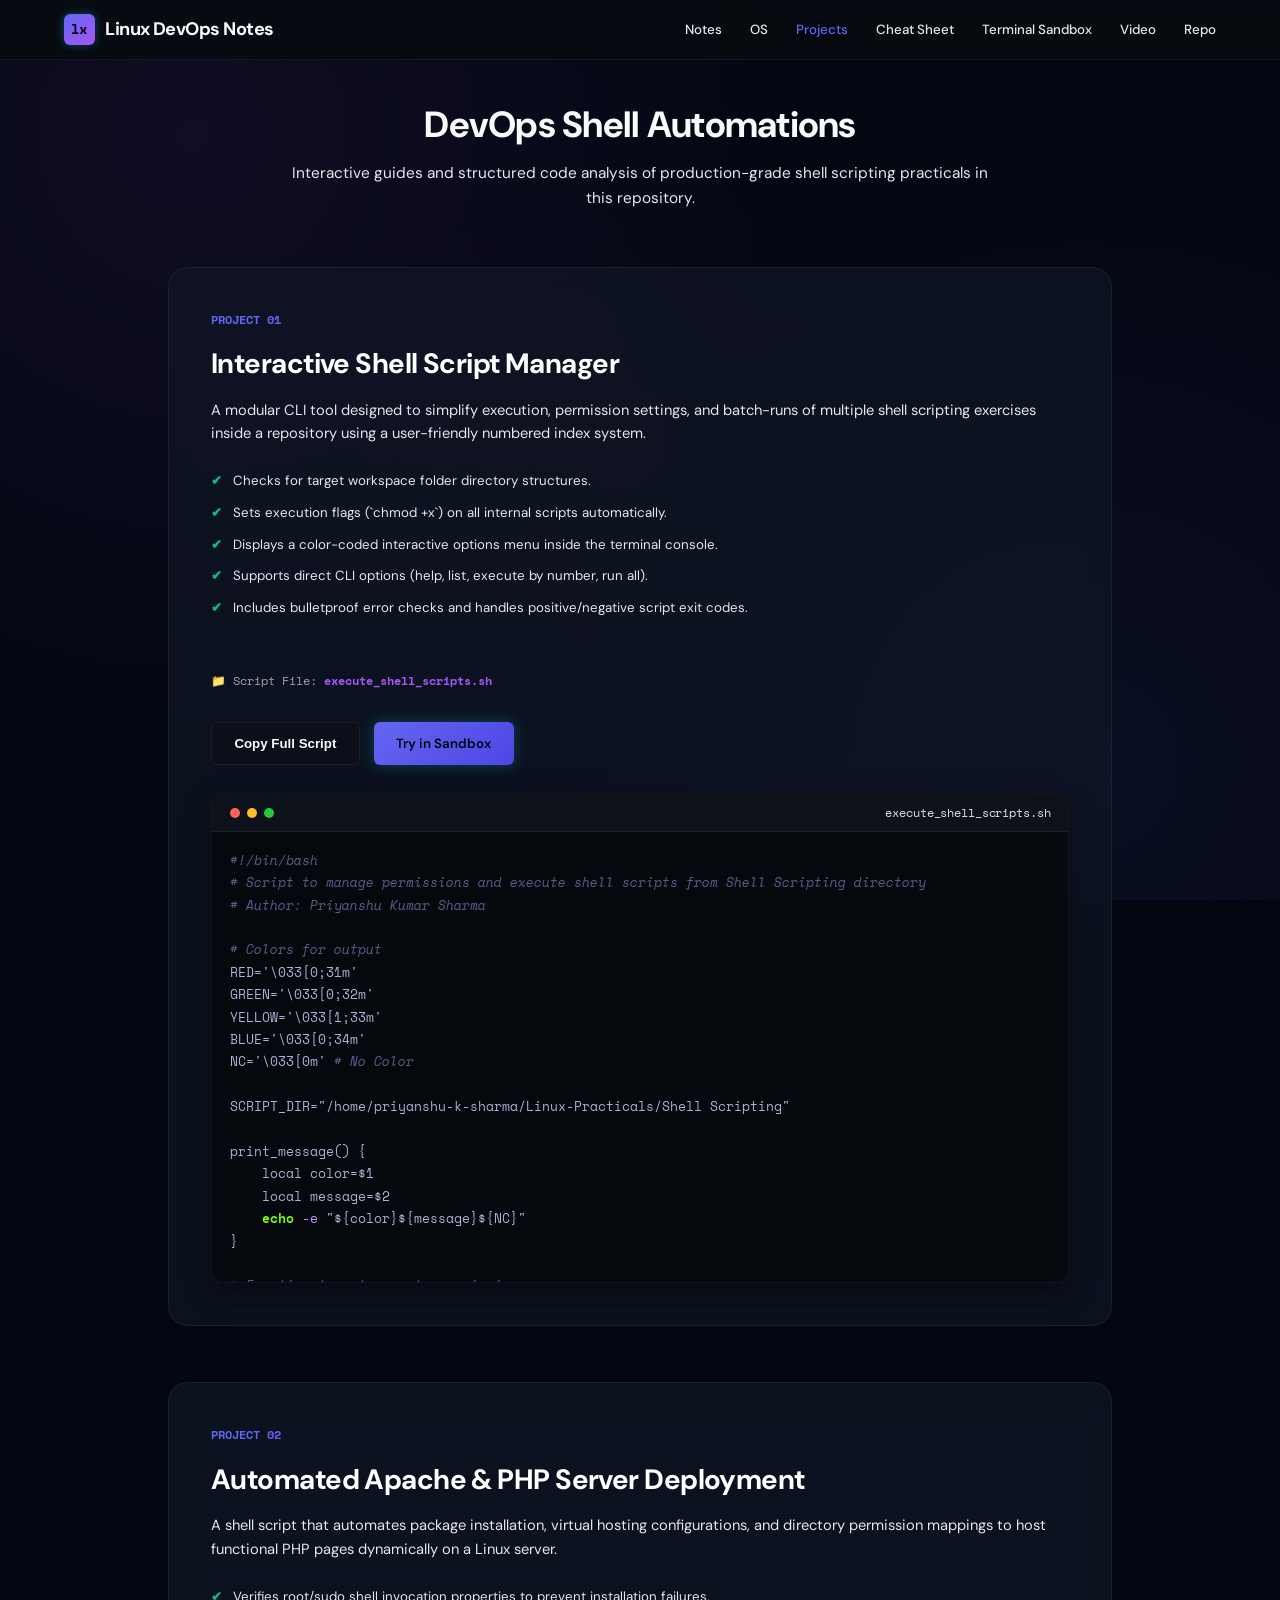
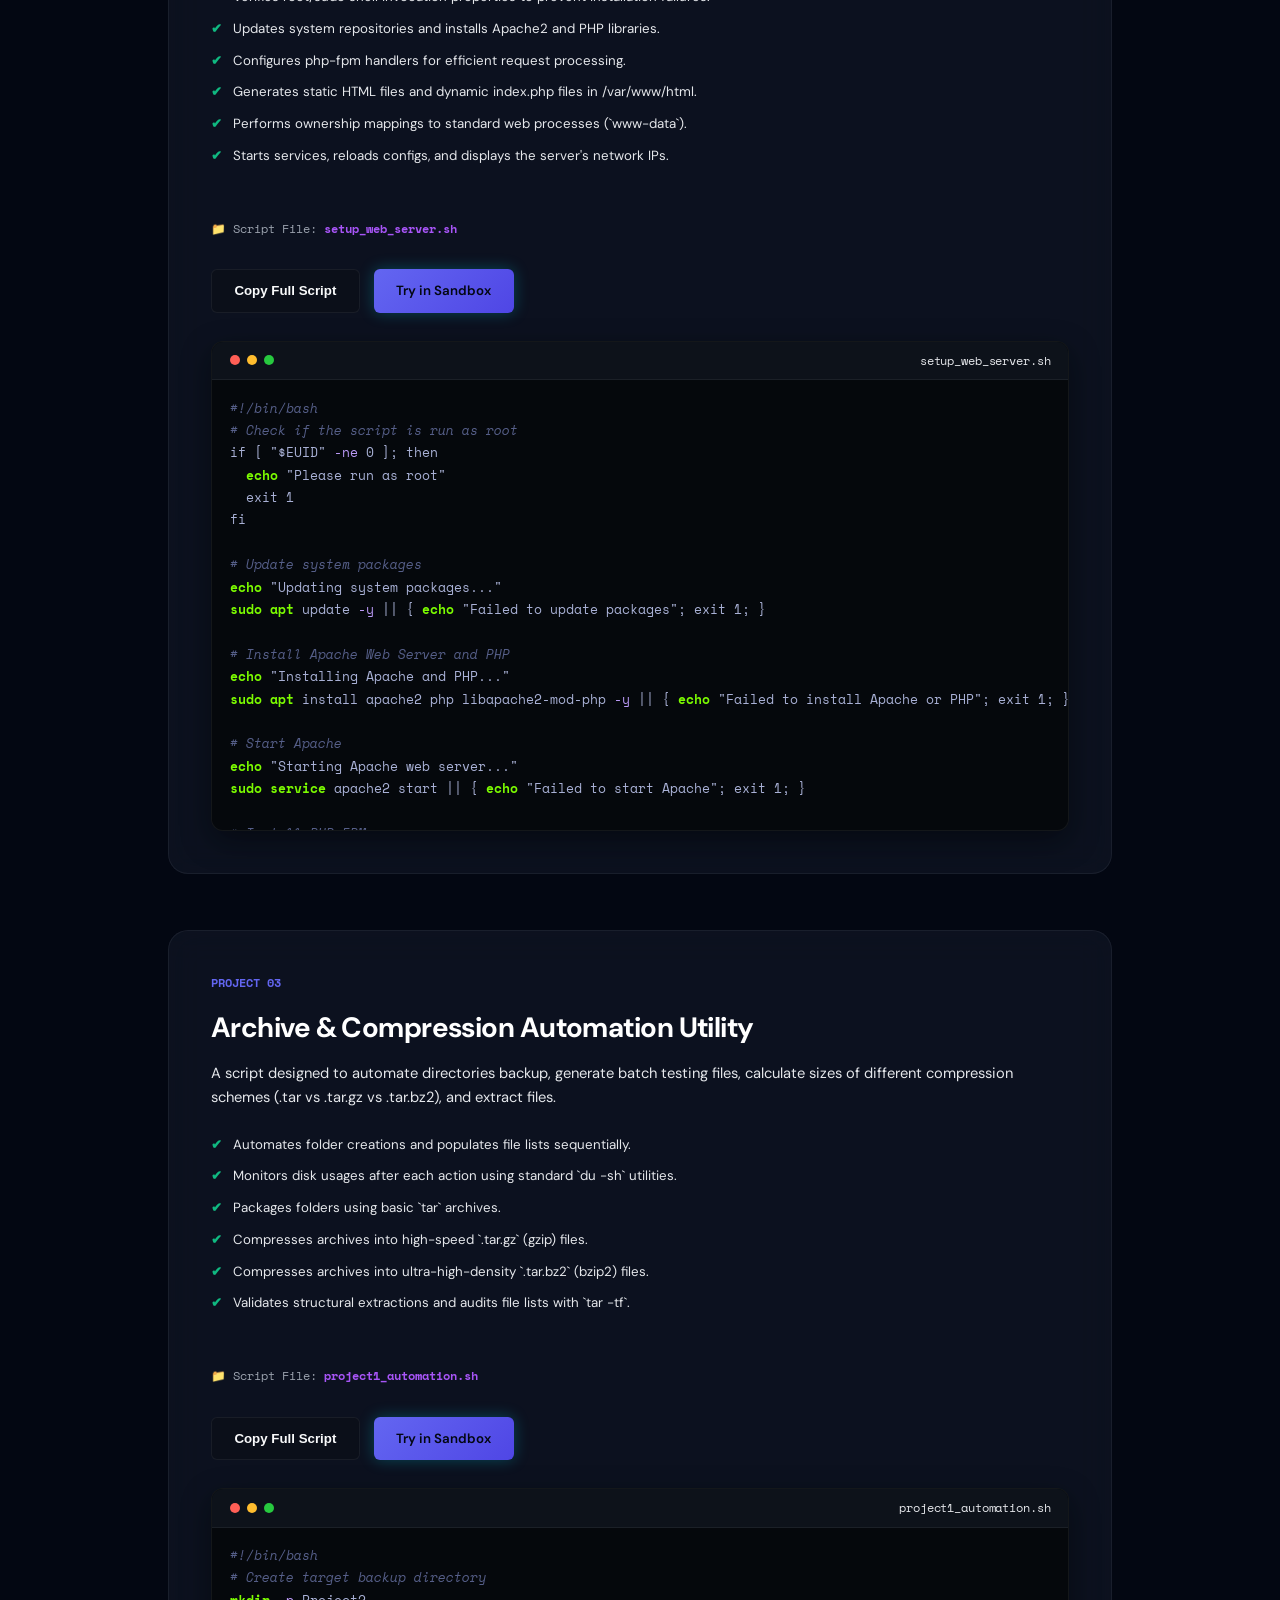
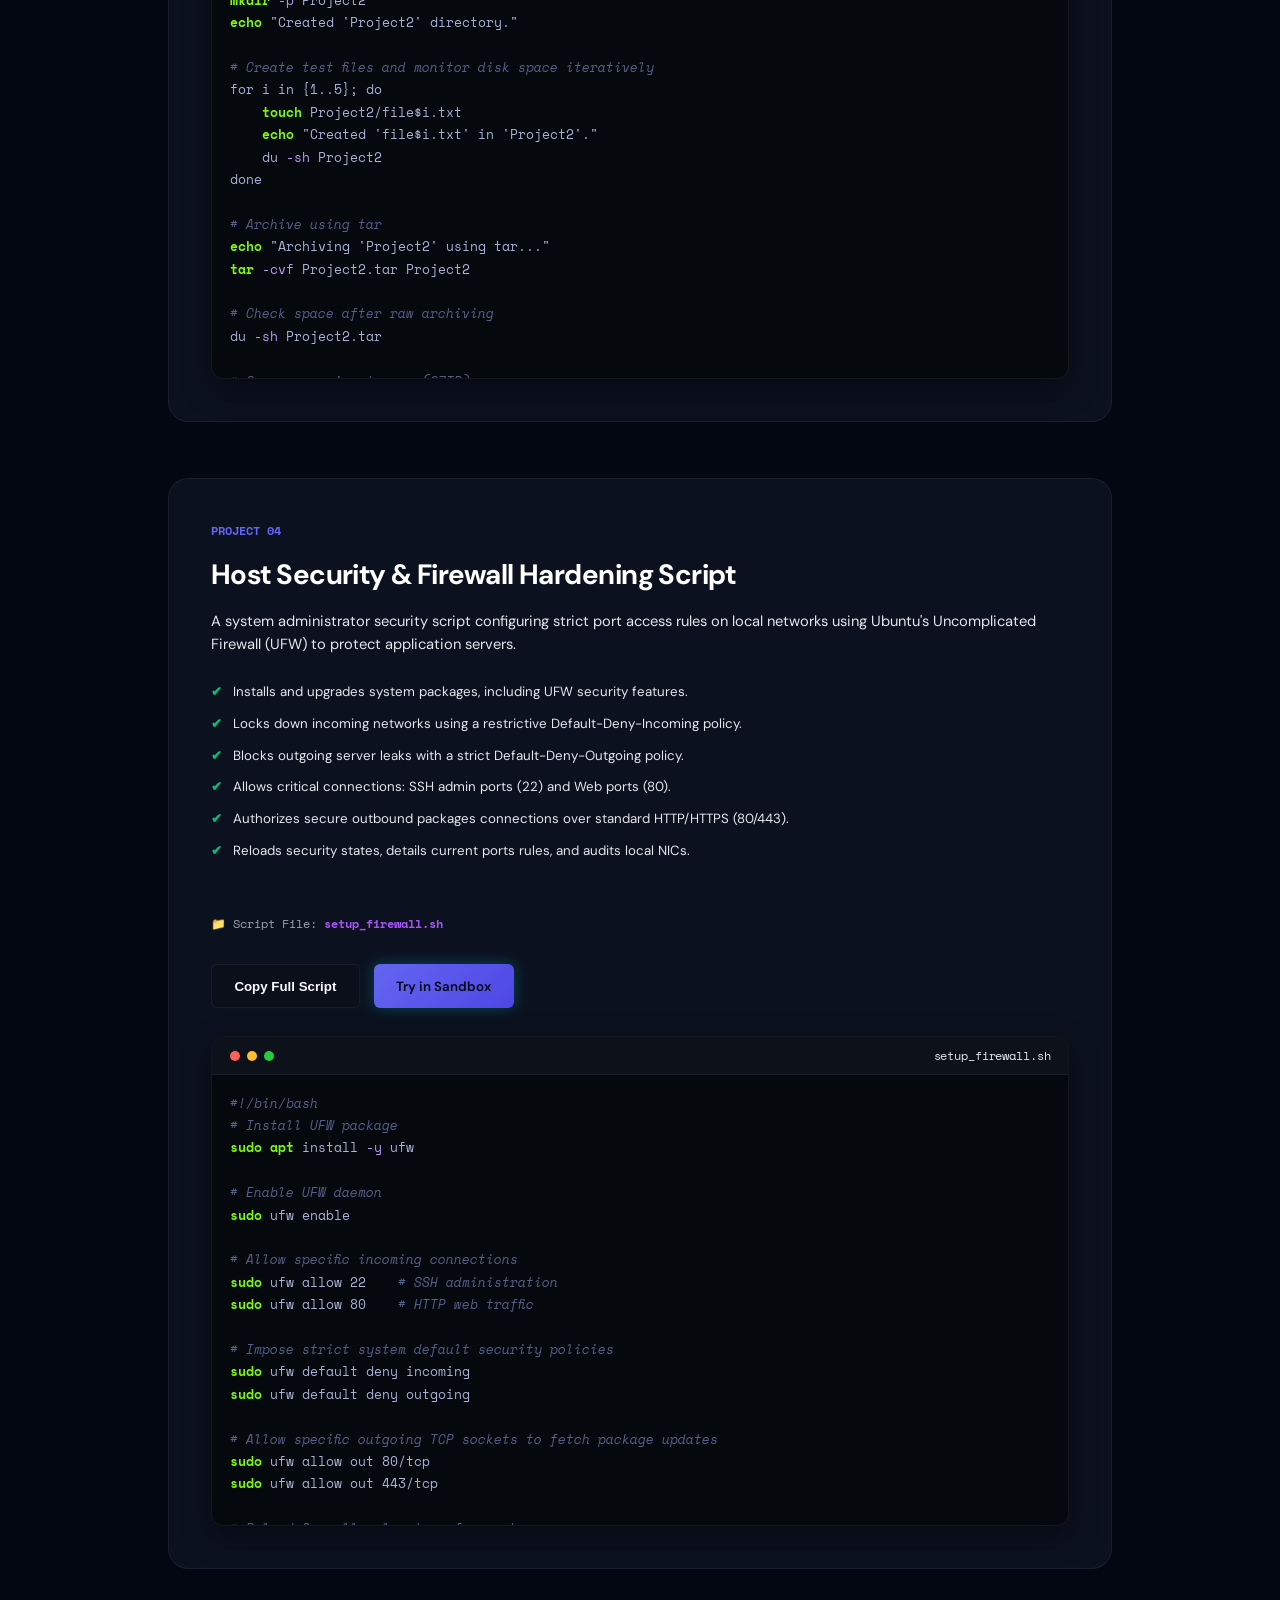
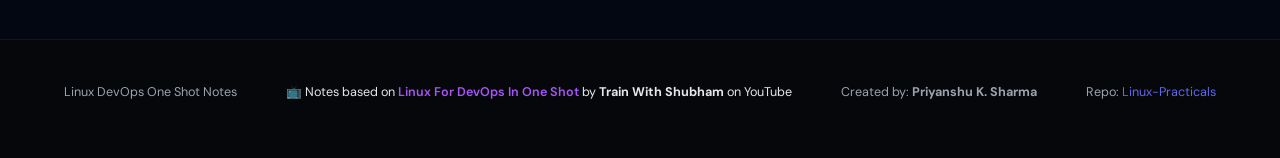
<file: projects.html>
<!DOCTYPE html>
<html lang="en">
<head>
  <meta charset="UTF-8">
  <meta name="viewport" content="width=device-width, initial-scale=1.0">
  <title>DevOps Projects | Linux Notes</title>
  <meta name="description" content="Walkthroughs of automated DevOps bash scripts for server setups, archives, shell executors, and firewall configurations.">
  <link rel="preconnect" href="https://fonts.googleapis.com">
  <link rel="preconnect" href="https://fonts.gstatic.com" crossorigin>
  <link href="https://fonts.googleapis.com/css2?family=DM+Sans:wght@400;500;600;700&family=Space+Mono:wght@400;700&display=swap" rel="stylesheet">
  <link rel="icon" href="assets/favicon.svg" type="image/svg+xml">
  <link rel="stylesheet" href="assets/css/site.css">
</head>
<body>
  <header class="site-header">
    <a class="brand" href="index.html" aria-label="Linux Notes home">
      <span class="brand-mark">lx</span>
      <span>Linux DevOps Notes</span>
    </a>
    <button class="nav-toggle" id="navToggle" aria-label="Toggle navigation" aria-expanded="false" aria-controls="siteNav">
      <svg viewBox="0 0 18 18" aria-hidden="true">
        <line x1="1" y1="4" x2="17" y2="4"/>
        <line x1="1" y1="9" x2="17" y2="9"/>
        <line x1="1" y1="14" x2="17" y2="14"/>
      </svg>
    </button>
    <nav class="site-nav" id="siteNav" aria-label="Primary navigation">
      <a href="index.html">Notes</a>
      <a href="os.html">OS</a>
      <a class="active" href="projects.html">Projects</a>
      <a href="cheat-sheet.html">Cheat Sheet</a>
      <a href="terminal.html">Terminal Sandbox</a>
      <a href="https://www.youtube.com/watch?v=e01GGTKmtpc" target="_blank" rel="noreferrer">Video</a>
      <a href="https://github.com/PriyanshuKSharma/Linux-Practicals" target="_blank" rel="noreferrer">Repo</a>
    </nav>
  </header>

  <main class="projects-layout">
    <header class="projects-header">
      <h1>DevOps Shell Automations</h1>
      <p>Interactive guides and structured code analysis of production-grade shell scripting practicals in this repository.</p>
    </header>

    <div class="projects-list" id="projectsCatalog">
      <!-- Dynamically rendered projects and shell script codes will be loaded here -->
    </div>
  </main>

  <footer class="site-footer">
    <span>Linux DevOps One Shot Notes</span>
    <span class="footer-credit">📺 Notes based on <a href="https://www.youtube.com/watch?v=e01GGTKmtpc" target="_blank" rel="noreferrer">Linux For DevOps In One Shot</a> by <strong>Train With Shubham</strong> on YouTube</span>
    <span>Created by: <strong>Priyanshu K. Sharma</strong></span>
    <span>Repo: <a href="https://github.com/PriyanshuKSharma/Linux-Practicals" target="_blank" rel="noreferrer">Linux-Practicals</a></span>
  </footer>

  <script src="assets/js/projects.js"></script>
  <script src="assets/js/nav-toggle.js"></script>
</body>
</html>
</file>
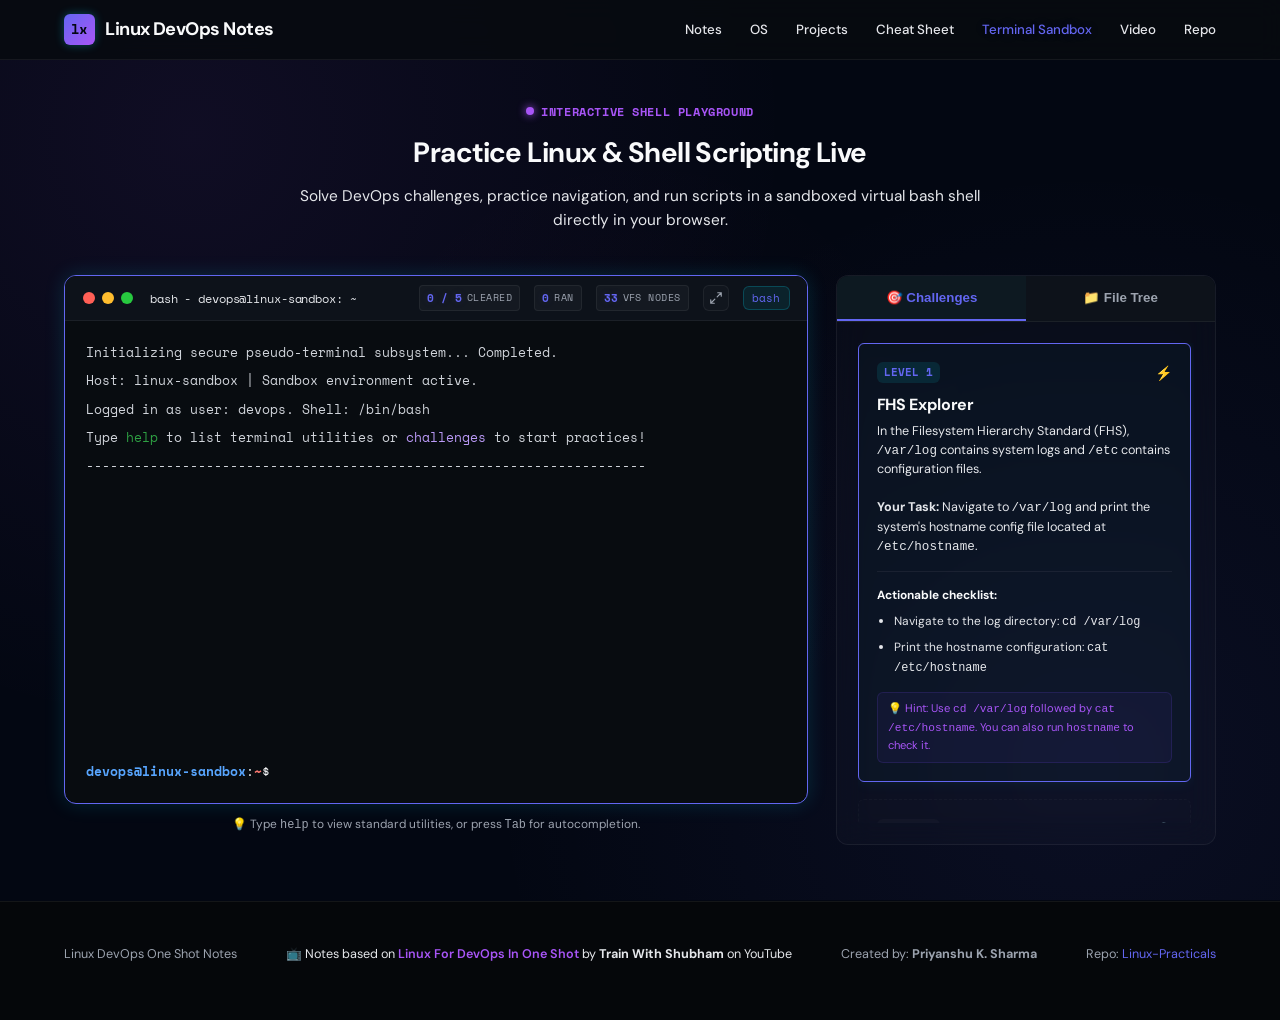
<file: terminal.html>
<!DOCTYPE html>
<html lang="en">
<head>
  <meta charset="UTF-8">
  <meta name="viewport" content="width=device-width, initial-scale=1.0">
  <title>Terminal Sandbox | Linux For DevOps Notes</title>
  <meta name="description" content="Interactive browser-based virtual shell terminal simulator. Practice standard Linux command line utilities, write redirects, and solve DevOps shell scripting challenges offline.">
  <link rel="preconnect" href="https://fonts.googleapis.com">
  <link rel="preconnect" href="https://fonts.gstatic.com" crossorigin>
  <link href="https://fonts.googleapis.com/css2?family=DM+Sans:wght@400;500;600;700&family=Space+Mono:wght@400;700&display=swap" rel="stylesheet">
  <link rel="icon" href="assets/favicon.svg" type="image/svg+xml">
  <link rel="stylesheet" href="assets/css/site.css">
</head>
<body>
  <header class="site-header">
    <a class="brand" href="index.html" aria-label="Linux Notes home">
      <span class="brand-mark">lx</span>
      <span>Linux DevOps Notes</span>
    </a>
    <button class="nav-toggle" id="navToggle" aria-label="Toggle navigation" aria-expanded="false" aria-controls="siteNav">
      <svg viewBox="0 0 18 18" aria-hidden="true">
        <line x1="1" y1="4" x2="17" y2="4"/>
        <line x1="1" y1="9" x2="17" y2="9"/>
        <line x1="1" y1="14" x2="17" y2="14"/>
      </svg>
    </button>
    <nav class="site-nav" id="siteNav" aria-label="Primary navigation">
      <a href="index.html">Notes</a>
      <a href="os.html">OS</a>
      <a href="projects.html">Projects</a>
      <a href="cheat-sheet.html">Cheat Sheet</a>
      <a class="active" href="terminal.html">Terminal Sandbox</a>
      <a href="https://www.youtube.com/watch?v=e01GGTKmtpc" target="_blank" rel="noreferrer">Video</a>
      <a href="https://github.com/PriyanshuKSharma/Linux-Practicals" target="_blank" rel="noreferrer">Repo</a>
    </nav>
  </header>


  <main class="playground-layout">
    <!-- Descriptive page header visible in normal mode -->
    <div class="playground-header">
      <p class="eyebrow">Interactive Shell Playground</p>
      <h1>Practice Linux &amp; Shell Scripting Live</h1>
      <p class="playground-sub">Solve DevOps challenges, practice navigation, and run scripts in a sandboxed virtual bash shell directly in your browser.</p>
    </div>

    <div class="playground-grid">
      <!-- Left Column: Terminal Sandbox -->
      <div class="terminal-column">
        <div class="terminal-window">
          <div class="terminal-header">
            <div class="terminal-header-container">
              <!-- Left Group: window controls & shell identifier -->
              <div class="terminal-header-left">
                <div class="terminal-dots">
                  <span class="dot red"></span>
                  <span class="dot yellow"></span>
                  <span class="dot green"></span>
                </div>
                <div class="terminal-title">bash - devops@linux-sandbox: ~</div>
              </div>
              
              <!-- Right Group: HUD stats, maximize toggle, and active shell tab -->
              <div class="terminal-header-right">
                <!-- Dynamic Stats Summary HUD -->
                <div class="header-stats-panel" id="terminalStats">
                  <div><strong>0/5</strong><span>Cleared</span></div>
                  <div><strong>0</strong><span>Ran</span></div>
                  <div><strong>14</strong><span>VFS Nodes</span></div>
                </div>

                <!-- Fullscreen Toggle button with User's Exact SVG -->
                <button class="terminal-maximize-btn" id="terminalMaximizeBtn" title="Toggle Fullscreen Shell" aria-label="Toggle fullscreen mode">
                  <svg viewBox="0 0 24 24" fill="none" stroke="currentColor" stroke-width="2.5" stroke-linecap="round" stroke-linejoin="round">
                    <path d="M15 3h6v6M9 21H3v-6M21 3l-7 7M3 21l7-7"></path>
                  </svg>
                </button>
                
                <div class="terminal-tab">bash</div>
              </div>
            </div>
          </div>
          
          <div class="terminal-output" id="terminalOutput"></div>
          
          <div class="terminal-input-row">
            <div class="terminal-input-container">
              <label class="terminal-prompt" id="terminalPrompt" for="terminalInput"></label>
              <input class="terminal-input" id="terminalInput" type="text" autocomplete="off" autofocus spellcheck="false" aria-label="Terminal input line">
              <span class="terminal-caret"></span>
            </div>
          </div>
        </div>
        
        <!-- Helpful terminal hints line -->
        <p class="terminal-hint-bar">💡 Type <code>help</code> to view standard utilities, or press <code>Tab</code> for autocompletion.</p>
      </div>

      <!-- Right Column / Slide Drawer: Challenges & VFS tree -->
      <aside class="control-column" id="controlColumn" aria-label="Sandbox practice control panel">
        <!-- Close header visible ONLY when maximized drawer mode is active -->
        <div class="drawer-header-close">
          <span class="drawer-title-label">Practice Panel</span>
          <button class="drawer-close-btn" id="drawerClose" aria-label="Close panel">✖</button>
        </div>

        <div class="sidebar-tabs">
          <button class="tab-btn active" id="tabChallengesBtn">🎯 Challenges</button>
          <button class="tab-btn" id="tabVfsBtn">📁 File Tree</button>
        </div>

        <div class="tab-panel active" id="panelChallenges">
          <div class="challenges-list" id="challengesList"></div>
        </div>

        <div class="tab-panel" id="panelVfs">
          <div class="vfs-card">
            <div class="vfs-header">
              <span>Virtual File Tree</span>
              <span class="vfs-muted">Click node to cd / cat</span>
            </div>
            <div class="vfs-list" id="vfsList"></div>
          </div>
        </div>
      </aside>
    </div>

    <!-- Floating Target Action Button (FAB) shown only when terminal is maximized -->
    <button class="drawer-toggle-fab" id="drawerToggle" title="Open Challenges &amp; File Tree" aria-label="Open sidebar panel" style="display: none;">
      🎯
    </button>
  </main>

  <footer class="site-footer">
    <span>Linux DevOps One Shot Notes</span>
    <span class="footer-credit">📺 Notes based on <a href="https://www.youtube.com/watch?v=e01GGTKmtpc" target="_blank" rel="noreferrer">Linux For DevOps In One Shot</a> by <strong>Train With Shubham</strong> on YouTube</span>
    <span>Created by: <strong>Priyanshu K. Sharma</strong></span>
    <span>Repo: <a href="https://github.com/PriyanshuKSharma/Linux-Practicals" target="_blank" rel="noreferrer">Linux-Practicals</a></span>
  </footer>

  <script src="assets/js/terminal-challenges.js"></script>
  <script src="assets/js/virtual-shell.js"></script>
  <script src="assets/js/nav-toggle.js"></script>
  <script>
    document.addEventListener("DOMContentLoaded", () => {
      // Handles tab switching between Challenges and VFS Visualizer
      const tabChallengesBtn = document.getElementById("tabChallengesBtn");
      const tabVfsBtn = document.getElementById("tabVfsBtn");
      const panelChallenges = document.getElementById("panelChallenges");
      const panelVfs = document.getElementById("panelVfs");

      if (tabChallengesBtn && tabVfsBtn && panelChallenges && panelVfs) {
        tabChallengesBtn.addEventListener("click", () => {
          tabChallengesBtn.classList.add("active");
          tabVfsBtn.classList.remove("active");
          panelChallenges.classList.add("active");
          panelVfs.classList.remove("active");
        });

        tabVfsBtn.addEventListener("click", () => {
          tabVfsBtn.classList.add("active");
          tabChallengesBtn.classList.remove("active");
          panelVfs.classList.add("active");
          panelChallenges.classList.remove("active");
        });
      }

      // Handles terminal window maximizing & collapsing
      const terminalMaximizeBtn = document.getElementById("terminalMaximizeBtn");
      const terminalWindow = document.querySelector(".terminal-window");
      const controlColumn = document.getElementById("controlColumn");
      const drawerToggle = document.getElementById("drawerToggle");
      const drawerClose = document.getElementById("drawerClose");
      const terminalInput = document.getElementById("terminalInput");

      if (terminalMaximizeBtn && terminalWindow && controlColumn && drawerToggle && drawerClose) {
        terminalMaximizeBtn.addEventListener("click", () => {
          const isMaximized = terminalWindow.classList.toggle("maximized");
          document.body.classList.toggle("terminal-maximized-active", isMaximized);
          
          // Toggle the SVG icon path inside the button
          const svgPath = terminalMaximizeBtn.querySelector("path");
          if (isMaximized) {
            // Change to minimize/shrink icon
            svgPath.setAttribute("d", "M4 14h6v6M20 10h-6V4M14 10l7-7M10 14l-7 7");
            terminalMaximizeBtn.setAttribute("title", "Collapse Terminal");
            drawerToggle.style.display = "flex";
          } else {
            // Restore to maximize/expand icon
            svgPath.setAttribute("d", "M15 3h6v6M9 21H3v-6M21 3l-7 7M3 21l7-7");
            terminalMaximizeBtn.setAttribute("title", "Toggle Fullscreen Shell");
            
            // Clean up drawer classes and hide FAB button
            controlColumn.classList.remove("drawer-open");
            drawerToggle.style.display = "none";
          }

          // Trigger smooth window resize centering and input line focusing
          setTimeout(() => {
            const output = document.getElementById("terminalOutput");
            if (output) output.scrollTop = output.scrollHeight;
            if (terminalInput) terminalInput.focus();
          }, 100);
        });

        // Sliding side panel toggles (active ONLY in fullscreen maximized mode)
        drawerToggle.addEventListener("click", (e) => {
          e.stopPropagation();
          controlColumn.classList.add("drawer-open");
          drawerToggle.style.display = "none";
        });

        drawerClose.addEventListener("click", (e) => {
          e.stopPropagation();
          controlColumn.classList.remove("drawer-open");
          drawerToggle.style.display = "flex";
          if (terminalInput) terminalInput.focus();
        });

        // Close drawer when clicking outside of it
        document.addEventListener("click", (event) => {
          if (document.body.classList.contains("terminal-maximized-active") &&
              controlColumn.classList.contains("drawer-open") &&
              !controlColumn.contains(event.target) &&
              event.target !== drawerToggle &&
              !drawerToggle.contains(event.target)) {
            controlColumn.classList.remove("drawer-open");
            drawerToggle.style.display = "flex";
          }
        });

        // Keyboard shortcuts: Escape closes drawer, Ctrl + M (or Cmd + M) toggles fullscreen mode
        document.addEventListener("keydown", (e) => {
          if (e.key === "Escape" && controlColumn.classList.contains("drawer-open")) {
            controlColumn.classList.remove("drawer-open");
            drawerToggle.style.display = "flex";
            if (terminalInput) terminalInput.focus();
          }
          if ((e.ctrlKey || e.metaKey) && e.key.toLowerCase() === "m") {
            e.preventDefault();
            terminalMaximizeBtn.click();
          }
        });
      }
    });
  </script>
</body>
</html>
</file>
<file: assets/css/site.css>
/* ==========================================================================
   LINUX FOR DEVOPS NOTES - SITE.CSS
   Theme: Premium Indigo-Purple-Magenta / Modern Dev Stack
   ========================================================================== */

:root {
  --bg-primary: #030712;
  --bg-secondary: #0b0f19;
  --bg-card: rgba(17, 24, 39, 0.65);
  --bg-input: rgba(11, 15, 25, 0.8);
  
  --border-color: rgba(255, 255, 255, 0.06);
  --border-color-glow: rgba(99, 102, 241, 0.25);
  
  --accent-teal: #6366f1; /* Modern Indigo */
  --accent-teal-glow: rgba(99, 102, 241, 0.15);
  --accent-teal-dark: #4f46e5;
  
  --accent-purple: #a855f7; /* Royal Purple */
  --accent-purple-glow: rgba(168, 85, 247, 0.2);
  --accent-purple-dark: #7c3aed;
  
  --accent-green: #10b981; /* Emerald Green */
  --accent-orange: #f59e0b; /* Amber */
  --accent-pink: #ec4899; /* Hot Pink */
  --accent-blue: #3b82f6; /* Modern Blue */

  --text-primary: #f9fafb;
  --text-secondary: #e5e7eb;
  --text-muted: #9ca3af;
  --text-light: #ffffff;
  --text-inverse: #030712;
  
  --font-sans: 'DM Sans', -apple-system, BlinkMacSystemFont, "Segoe UI", Roboto, sans-serif;
  --font-mono: 'Space Mono', SFMono-Regular, Consolas, "Liberation Mono", monospace;
  
  --transition-smooth: all 0.3s cubic-bezier(0.25, 0.8, 0.25, 1);
  --shadow-glow: 0 0 15px rgba(99, 102, 241, 0.15);
  --shadow-card: 0 8px 32px 0 rgba(0, 0, 0, 0.5);
  --radius-sm: 6px;
  --radius-md: 12px;
  --radius-lg: 20px;
}

/* ==========================================================================
   Base & Resets
   ========================================================================== */

* {
  box-sizing: border-box;
  margin: 0;
  padding: 0;
}

html, body {
  min-height: 100vh;
  max-width: 100%;
  overflow-x: hidden;
  background-color: var(--bg-primary);
  background-image: 
    radial-gradient(circle at 15% 15%, rgba(168, 85, 247, 0.08) 0%, transparent 45%),
    radial-gradient(circle at 85% 85%, rgba(99, 102, 241, 0.08) 0%, transparent 45%),
    radial-gradient(circle at 50% 50%, rgba(236, 72, 153, 0.02) 0%, transparent 40%);
  background-attachment: fixed;
  color: var(--text-primary);
  font-family: var(--font-sans);
  line-height: 1.6;
  -webkit-font-smoothing: antialiased;
  -moz-osx-font-smoothing: grayscale;
  font-size: 14px;
}

/* Ensure media elements never overflow their containers */
img, picture, video, iframe, svg {
  max-width: 100%;
  height: auto;
  display: block;
}

/* Custom Scrollbar */
::-webkit-scrollbar {
  width: 10px;
  height: 10px;
}
::-webkit-scrollbar-track {
  background: var(--bg-primary);
}
::-webkit-scrollbar-thumb {
  background: var(--bg-secondary);
  border: 2px solid var(--bg-primary);
  border-radius: 5px;
}
::-webkit-scrollbar-thumb:hover {
  background: var(--accent-teal-dark);
}

a {
  color: var(--accent-teal);
  text-decoration: none;
  transition: var(--transition-smooth);
}
a:hover {
  color: var(--text-primary);
  text-shadow: 0 0 8px rgba(0, 229, 255, 0.5);
}

/* ==========================================================================
   Typography
   ========================================================================== */

h1, h2, h3, h4, h5, h6 {
  font-weight: 700;
  letter-spacing: -0.02em;
  line-height: 1.25;
  color: var(--text-primary);
}

/* ==========================================================================
   Header Component
   ========================================================================== */

.site-header {
  position: sticky;
  top: 0;
  z-index: 100;
  display: flex;
  justify-content: space-between;
  align-items: center;
  padding: 1rem clamp(1rem, 5%, 5%);
  width: 100%;
  box-sizing: border-box;
  background: rgba(8, 11, 16, 0.85);
  backdrop-filter: blur(12px);
  -webkit-backdrop-filter: blur(12px);
  border-bottom: 1px solid var(--border-color);
  transition: var(--transition-smooth);
}

.brand {
  display: flex;
  align-items: center;
  gap: 0.75rem;
  font-size: 1.3rem;
  font-weight: 700;
  letter-spacing: -0.03em;
  color: var(--text-primary);
}
.brand-mark {
  display: flex;
  align-items: center;
  justify-content: center;
  width: 2.2rem;
  height: 2.2rem;
  border-radius: var(--radius-sm);
  background: linear-gradient(135deg, var(--accent-teal), var(--accent-purple));
  color: var(--text-inverse);
  font-family: var(--font-mono);
  font-size: 1rem;
  font-weight: bold;
  box-shadow: 0 0 10px rgba(0, 229, 255, 0.3);
}

.nav-toggle {
  display: none;
  background: none;
  border: none;
  cursor: pointer;
  padding: 0.5rem;
}
.nav-toggle svg {
  width: 24px;
  height: 24px;
  stroke: var(--text-primary);
  stroke-width: 2;
  stroke-linecap: round;
}

.site-nav {
  display: flex;
  align-items: center;
  gap: 2rem;
}
.site-nav a {
  font-size: 0.95rem;
  font-weight: 500;
  color: var(--text-secondary);
}
.site-nav a.active,
.site-nav a:hover {
  color: var(--accent-teal);
  text-shadow: var(--shadow-glow);
}

/* ==========================================================================
   Hero Section
   ========================================================================== */

.hero {
  padding: 4rem clamp(1rem, 6%, 6%) 3rem;
  max-width: 1200px;
  width: 100%;
  margin: 0 auto;
  box-sizing: border-box;
}

.hero-copy {
  display: grid;
  grid-template-columns: 0.8fr 1.2fr; /* Image on left, copy on right */
  column-gap: clamp(1.5rem, 4vw, 4rem);
  row-gap: 1.5rem;
  align-items: center;
}

.eyebrow {
  grid-column: 2;
  grid-row: 1;
  font-family: var(--font-mono);
  font-size: 0.85rem;
  font-weight: bold;
  letter-spacing: 0.05em;
  text-transform: uppercase;
  color: var(--accent-purple);
  display: flex;
  align-items: center;
  gap: 0.5rem;
}
.eyebrow::before {
  content: "";
  display: inline-block;
  width: 8px;
  height: 8px;
  border-radius: 50%;
  background: var(--accent-purple);
  box-shadow: 0 0 8px var(--accent-purple);
}

.hero h1 {
  grid-column: 2;
  grid-row: 2;
  font-size: clamp(1.6rem, 4vw, 3rem);
  line-height: 1.15;
  color: #ffffff;
}

.hero-sub {
  grid-column: 2;
  grid-row: 3;
  font-size: 1.1rem;
  color: var(--text-secondary);
  max-width: 580px;
}

.hero-actions {
  grid-column: 2;
  grid-row: 4;
  display: flex;
  gap: 1rem;
  margin-top: 0.5rem;
}

.btn {
  display: inline-flex;
  align-items: center;
  justify-content: center;
  padding: 0.8rem 1.6rem;
  border-radius: var(--radius-sm);
  font-size: 0.95rem;
  font-weight: 600;
  cursor: pointer;
  transition: var(--transition-smooth);
  background: var(--bg-secondary);
  border: 1px solid var(--border-color);
  color: var(--text-primary);
}
.btn:hover {
  border-color: var(--accent-teal);
  transform: translateY(-2px);
  box-shadow: 0 5px 15px rgba(0, 0, 0, 0.3);
}
.btn.primary {
  background: linear-gradient(135deg, var(--accent-teal), var(--accent-teal-dark));
  color: var(--text-inverse);
  border: none;
  box-shadow: 0 0 15px rgba(0, 229, 255, 0.25);
}
.btn.primary:hover {
  box-shadow: 0 0 25px rgba(0, 229, 255, 0.45);
  transform: translateY(-2px);
}

.hero-stats {
  grid-column: 2;
  grid-row: 5;
  display: flex;
  gap: 3rem;
  margin-top: 1.5rem;
  padding-top: 2rem;
  border-top: 1px solid var(--border-color);
  width: 100%;
}
.hero-stats div {
  display: flex;
  flex-direction: column;
}
.hero-stats strong {
  font-size: 2.2rem;
  font-weight: 700;
  color: var(--accent-teal);
  line-height: 1;
}
.hero-stats span {
  font-size: 0.85rem;
  font-family: var(--font-mono);
  color: var(--text-muted);
  text-transform: uppercase;
  margin-top: 0.25rem;
}

.hero-illustration {
  grid-column: 1;
  grid-row: 1 / span 5;
  display: flex;
  justify-content: center;
  align-items: center;
  max-width: 380px;
  width: 100%;
  margin: 0 auto;
  overflow: hidden;
}
.hero-illustration img {
  max-width: 100%;
  width: 100%;
  height: auto;
  border-radius: var(--radius-lg);
  filter: drop-shadow(0 0 20px rgba(0, 229, 255, 0.15));
}

/* ==========================================================================
   Toolbar & Filters
   ========================================================================== */

.toolbar {
  display: flex;
  justify-content: space-between;
  align-items: center;
  gap: 1rem;
  padding: 1.5rem clamp(1rem, 6%, 6%) 1rem;
  max-width: 1200px;
  width: 100%;
  margin: 0 auto;
  box-sizing: border-box;
}

.search-box {
  position: relative;
  display: flex;
  align-items: center;
  flex: 1;
  max-width: 500px;
}
.search-box span {
  position: absolute;
  left: 1rem;
  font-family: var(--font-mono);
  font-size: 0.85rem;
  color: var(--accent-teal);
  pointer-events: none;
}
.search-box input {
  width: 100%;
  padding: 0.8rem 1rem 0.8rem 4.5rem;
  border-radius: var(--radius-sm);
  background: var(--bg-input);
  border: 1px solid var(--border-color);
  color: var(--text-primary);
  font-family: var(--font-mono);
  font-size: 0.95rem;
  outline: none;
  transition: var(--transition-smooth);
}
.search-box input:focus {
  border-color: var(--accent-teal);
  box-shadow: 0 0 12px rgba(0, 229, 255, 0.15);
}

.visible-count {
  font-size: 0.9rem;
  color: var(--text-secondary);
  font-family: var(--font-mono);
}
.visible-count strong {
  color: var(--accent-purple);
}

.filter-bar {
  display: flex;
  flex-wrap: wrap;
  gap: 0.5rem;
  padding: 0.9rem clamp(1rem, 6%, 6%) 1.6rem;
  max-width: 1200px;
  width: 100%;
  margin: 0 auto;
  box-sizing: border-box;
}

.filter-btn {
  background: var(--bg-secondary);
  border: 1px solid var(--border-color);
  color: var(--text-secondary);
  padding: 0.5rem 1.2rem;
  border-radius: 30px;
  font-size: 0.85rem;
  font-weight: 500;
  cursor: pointer;
  transition: var(--transition-smooth);
}
.filter-btn:hover {
  border-color: var(--accent-teal);
  color: var(--text-primary);
}
.filter-btn.active {
  background: linear-gradient(135deg, rgba(124, 77, 255, 0.25), rgba(0, 229, 255, 0.25));
  border-color: var(--accent-teal);
  color: var(--accent-teal);
  box-shadow: 0 0 8px rgba(0, 229, 255, 0.1);
}

/* ==========================================================================
   Catalog (Cards Grid)
   ========================================================================== */

.catalog {
  display: grid;
  grid-template-columns: repeat(auto-fill, minmax(min(260px, 100%), 1fr));
  gap: 1.5rem;
  padding: 0 clamp(1rem, 6%, 6%) 4rem;
  max-width: 1200px;
  width: 100%;
  margin: 0 auto;
  min-height: 200px;
  box-sizing: border-box;
}

.note-card {
  position: relative;
  display: flex;
  flex-direction: column;
  background: var(--bg-card);
  border: 1px solid var(--border-color);
  border-radius: var(--radius-md);
  padding: 2rem;
  backdrop-filter: blur(16px);
  -webkit-backdrop-filter: blur(16px);
  transition: var(--transition-smooth);
}
.note-card::before {
  content: "";
  position: absolute;
  top: 0;
  left: 0;
  width: 100%;
  height: 4px;
  border-top-left-radius: var(--radius-md);
  border-top-right-radius: var(--radius-md);
  background: transparent;
  transition: var(--transition-smooth);
}
.note-card:hover {
  transform: translateY(-5px);
  border-color: var(--border-color-glow);
  box-shadow: var(--shadow-card), 0 5px 15px rgba(0, 229, 255, 0.05);
}

/* Tracks Color Coding */
.note-card[data-track="foundation"]::before { background: var(--accent-teal); }
.note-card[data-track="system-admin"]::before { background: var(--accent-purple); }
.note-card[data-track="networking"]::before { background: var(--accent-blue); }
.note-card[data-track="process-management"]::before { background: var(--accent-orange); }
.note-card[data-track="scripting-basics"]::before { background: var(--accent-pink); }
.note-card[data-track="advanced-scripting"]::before { background: var(--accent-green); }

.card-meta {
  display: flex;
  justify-content: space-between;
  align-items: center;
  margin-bottom: 1.25rem;
}
.card-track {
  font-family: var(--font-mono);
  font-size: 0.75rem;
  font-weight: bold;
  text-transform: uppercase;
  letter-spacing: 0.05em;
  padding: 0.25rem 0.6rem;
  border-radius: 4px;
  background: rgba(255, 255, 255, 0.05);
}

.note-card[data-track="foundation"] .card-track { color: var(--accent-teal); background: rgba(0, 229, 255, 0.1); }
.note-card[data-track="system-admin"] .card-track { color: var(--accent-purple); background: rgba(124, 77, 255, 0.1); }
.note-card[data-track="networking"] .card-track { color: var(--accent-blue); background: rgba(41, 121, 255, 0.1); }
.note-card[data-track="process-management"] .card-track { color: var(--accent-orange); background: rgba(255, 145, 0, 0.1); }
.note-card[data-track="scripting-basics"] .card-track { color: var(--accent-pink); background: rgba(255, 0, 127, 0.1); }
.note-card[data-track="advanced-scripting"] .card-track { color: var(--accent-green); background: rgba(57, 255, 20, 0.1); }
.note-card[data-track="shell-scripting"]::before { background: #f7768e; }
.note-card[data-track="shell-scripting"] .card-track { color: #f7768e; background: rgba(247, 118, 142, 0.1); }

.card-read-time {
  font-family: var(--font-mono);
  font-size: 0.75rem;
  color: var(--text-muted);
}

.note-card h3 {
  font-size: 1.4rem;
  margin-bottom: 0.75rem;
  color: var(--text-primary);
  line-height: 1.3;
}
.note-card p {
  font-size: 0.95rem;
  color: var(--text-secondary);
  margin-bottom: 2rem;
  flex-grow: 1;
}

.card-footer {
  display: flex;
  justify-content: space-between;
  align-items: center;
  margin-top: auto;
}
.card-num {
  font-family: var(--font-mono);
  font-size: 0.85rem;
  color: var(--text-muted);
}
.card-link {
  font-weight: 600;
  font-size: 0.9rem;
  display: flex;
  align-items: center;
  gap: 0.25rem;
}
.card-link::after {
  content: "→";
  transition: transform 0.2s ease;
}
.note-card:hover .card-link::after {
  transform: translateX(4px);
}

/* ==========================================================================
   No Results & Empty States
   ========================================================================== */

.no-results {
  display: none;
  flex-direction: column;
  align-items: center;
  justify-content: center;
  text-align: center;
  padding: 4rem clamp(1rem, 10%, 10%);
  max-width: 600px;
  margin: 0 auto;
  gap: 1rem;
}
.no-results.visible {
  display: flex;
}
.empty-mark {
  font-family: var(--font-mono);
  font-size: 5rem;
  font-weight: 700;
  line-height: 1;
  color: var(--accent-purple);
  opacity: 0.3;
}
.no-results p {
  font-size: 1.1rem;
  color: var(--text-secondary);
}
.no-results strong {
  color: var(--accent-teal);
  font-family: var(--font-mono);
}

/* ==========================================================================
   Note Detail View Layout (`note.html`)
   ========================================================================== */

.note-view-container {
  display: flex;
  flex-direction: column;
  align-items: center; /* Center content horizontally on large screens */
  max-width: 100%;
  width: 100%;
  margin: 0 auto;
  padding: 1.5rem clamp(1rem, 5%, 5%);
  gap: 2rem;
  box-sizing: border-box;
}

/* Sidebar-style nav panel used by OS page */
.nav-panel {
  background: var(--bg-card);
  border: 1px solid var(--border-color);
  padding: 0.9rem;
  border-radius: var(--radius-sm);
  max-width: min(260px, 28%);
  width: 100%;
  margin: 0 0 1rem 0;
}
.nav-panel h3 {
  margin-bottom: 0.5rem;
  font-size: 1rem;
  color: var(--accent-teal);
}
.nav-panel ul {
  list-style: none;
  padding-left: 0;
  margin: 0;
}
.nav-panel li { margin: 0.4rem 0; }
.nav-panel a {
  color: var(--text-secondary);
  text-decoration: none;
  font-size: 0.95rem;
}
.nav-panel a:hover { color: var(--text-primary); }

.cheat-sheet-layout { 
  display: flex;
  flex-direction: column;
  align-items: center;
  max-width: 900px;
  margin: 0 auto;
  padding: 1.5rem clamp(1rem, 5%, 5%);
}
.cheat-sheet-layout > * {
  width: 100%;
}
.nav-panel { max-width: 100%; }

/* Sidebar toggle & list */
.note-sidebar {
  position: relative;
  overflow: visible;
  border-bottom: 1px solid var(--border-color);
  padding-bottom: 0.5rem;
  margin-bottom: 1rem;
  width: 100%;
  max-width: 900px;
}
.note-sidebar-toggle {
  display: flex;
  align-items: center;
  justify-content: space-between;
  width: 100%;
  background: var(--bg-card);
  border: 1px solid var(--border-color);
  border-radius: var(--radius-sm);
  color: var(--text-primary);
  font-family: var(--font-sans);
  font-size: 0.95rem;
  font-weight: 600;
  padding: 0.75rem 1rem;
  cursor: pointer;
  transition: var(--transition-smooth);
}
.note-sidebar-toggle:hover {
  border-color: var(--accent-teal);
  color: var(--accent-teal);
}
.note-sidebar-toggle svg {
  transition: transform 0.25s ease;
  flex-shrink: 0;
  transform: rotate(-90deg);
}
.note-sidebar-toggle[aria-expanded="true"] svg {
  transform: rotate(0deg);
}
.sidebar-note-list {
  display: none;
  flex-direction: column;
  position: absolute;
  top: calc(100% + 0.5rem);
  left: 0;
  width: 100%;
  max-width: 320px;
  max-height: 420px;
  overflow-y: auto;
  background: rgba(11, 15, 25, 0.95);
  backdrop-filter: blur(16px);
  -webkit-backdrop-filter: blur(16px);
  border: 1px solid var(--border-color);
  border-radius: var(--radius-md);
  padding: 1.25rem;
  gap: 1.25rem;
  z-index: 1000;
  box-shadow: 0 10px 30px rgba(0, 0, 0, 0.5), 0 0 20px rgba(139, 92, 246, 0.15);
  scrollbar-width: thin;
  scrollbar-color: var(--border-color) transparent;
}
.sidebar-note-list::-webkit-scrollbar {
  width: 6px;
}
.sidebar-note-list::-webkit-scrollbar-track {
  background: transparent;
}
.sidebar-note-list::-webkit-scrollbar-thumb {
  background: var(--border-color);
  border-radius: 3px;
}
.sidebar-note-list::-webkit-scrollbar-thumb:hover {
  background: var(--accent-purple);
}
@keyframes slideDownFade {
  from {
    opacity: 0;
    transform: translateY(-8px);
  }
  to {
    opacity: 1;
    transform: translateY(0);
  }
}
.sidebar-note-list.open {
  display: flex;
  animation: slideDownFade 0.2s cubic-bezier(0.16, 1, 0.3, 1) forwards;
}
.sidebar-track-group {
  display: flex;
  flex-direction: column;
  gap: 0.5rem;
}
.sidebar-track-title {
  font-family: var(--font-mono);
  font-size: 0.75rem;
  font-weight: bold;
  text-transform: uppercase;
  color: var(--text-muted);
  letter-spacing: 0.05em;
  margin-bottom: 0.25rem;
}
.sidebar-list {
  display: flex;
  flex-direction: column;
  gap: 0.25rem;
  list-style: none;
}
.sidebar-list a {
  display: block;
  font-size: 0.9rem;
  padding: 0.4rem 0.8rem;
  border-radius: var(--radius-sm);
  color: var(--text-secondary);
  transition: var(--transition-smooth);
}
.sidebar-list a:hover {
  background: rgba(255, 255, 255, 0.03);
  color: var(--accent-teal);
}
.sidebar-list li.active a {
  background: rgba(0, 229, 255, 0.08);
  border: 1px solid rgba(0, 229, 255, 0.15);
  color: var(--accent-teal);
  font-weight: 600;
}

/* Note Content Area */
.note-content-wrapper {
  max-width: 900px;
  width: 100%;
  min-width: 0;
  box-sizing: border-box;
  overflow-wrap: break-word;
  word-break: break-word;
}
.breadcrumbs {
  font-family: var(--font-mono);
  font-size: 0.85rem;
  color: var(--text-muted);
  margin-bottom: 1.5rem;
  display: flex;
  align-items: center;
  gap: 0.5rem;
}
.breadcrumbs span {
  color: var(--text-secondary);
}

.note-header {
  margin-bottom: 3rem;
  border-bottom: 1px solid var(--border-color);
  padding-bottom: 2rem;
}
.note-header-meta {
  display: flex;
  align-items: center;
  flex-wrap: wrap;
  gap: 0.75rem;
  margin-bottom: 1rem;
}
.note-header h1 {
  font-size: clamp(1.4rem, 4.2vw, 2.8rem);
  letter-spacing: -0.03em;
  color: var(--text-light);
  margin-bottom: 1rem;
}
.video-timestamp-btn {
  display: inline-flex;
  align-items: center;
  gap: 0.5rem;
  font-family: var(--font-mono);
  font-size: 0.85rem;
  font-weight: bold;
  color: #ff0000;
  background: rgba(255, 0, 0, 0.08);
  border: 1px solid rgba(255, 0, 0, 0.2);
  padding: 0.4rem 0.8rem;
  border-radius: 4px;
  transition: var(--transition-smooth);
}
.video-timestamp-btn:hover {
  background: #ff0000;
  color: #ffffff;
  box-shadow: 0 0 10px rgba(255, 0, 0, 0.3);
}
.video-timestamp-btn svg {
  fill: currentColor;
  width: 14px;
  height: 14px;
}

/* Tab Panels & Accordions */
.content-section {
  display: flex;
  flex-direction: column;
  gap: 2.5rem;
}
.concept-block h2 {
  font-size: 1.6rem;
  margin-bottom: 1rem;
  color: var(--accent-teal);
  border-left: 4px solid var(--accent-teal);
  padding-left: 0.75rem;
}
.concept-block p {
  color: var(--text-secondary);
  font-size: 1.05rem;
  margin-bottom: 1.5rem;
}

/* Callout Alerts */
.callout {
  border-radius: var(--radius-sm);
  border-left: 4px solid;
  padding: 1.25rem 1.5rem;
  margin: 1.5rem 0;
  background: var(--bg-secondary);
}
.callout.tip {
  border-color: var(--accent-teal);
  background: rgba(0, 229, 255, 0.03);
}
.callout.warning {
  border-color: var(--accent-orange);
  background: rgba(255, 145, 0, 0.03);
}
.callout-title {
  font-family: var(--font-mono);
  font-size: 0.85rem;
  font-weight: bold;
  text-transform: uppercase;
  margin-bottom: 0.5rem;
  letter-spacing: 0.05em;
  display: flex;
  align-items: center;
  gap: 0.5rem;
}
.callout.tip .callout-title { color: var(--accent-teal); }
.callout.warning .callout-title { color: var(--accent-orange); }

/* Code terminal view */
.terminal-block {
  background: #05080c;
  border: 1px solid var(--border-color);
  border-radius: var(--radius-md);
  margin: 1.5rem 0;
  overflow: hidden;
  box-shadow: 0 10px 30px rgba(0,0,0,0.4);
}
.terminal-header {
  background: #0c1017;
  padding: 0.75rem 1.25rem;
  display: flex;
  justify-content: space-between;
  align-items: center;
  border-bottom: 1px solid var(--border-color);
}
.terminal-dots {
  display: flex;
  gap: 0.35rem;
}
.terminal-dot {
  width: 10px;
  height: 10px;
  border-radius: 50%;
  background: rgba(255, 255, 255, 0.2);
}
.terminal-dot:nth-child(1) { background: #ff5f56; }
.terminal-dot:nth-child(2) { background: #ffbd2e; }
.terminal-dot:nth-child(3) { background: #27c93f; }
.terminal-title {
  font-family: var(--font-mono);
  font-size: 0.8rem;
  color: var(--text-muted);
}
.btn-copy {
  background: transparent;
  border: 1px solid var(--border-color);
  color: var(--text-muted);
  font-family: var(--font-mono);
  font-size: 0.75rem;
  padding: 0.25rem 0.5rem;
  border-radius: 4px;
  cursor: pointer;
  transition: var(--transition-smooth);
}
.btn-copy:hover {
  color: var(--accent-teal);
  border-color: var(--accent-teal);
}
.terminal-content {
  padding: 1.25rem;
  overflow-x: auto;
}
.terminal-content pre {
  margin: 0;
}
.terminal-content code {
  font-family: var(--font-mono);
  font-size: 0.92rem;
  color: #a9b1d6;
  white-space: pre;
}

/* Code tokens */
.terminal-content .c-comment  { color: #565f89; font-style: italic; }
.terminal-content .c-command  { color: #7cfc00; font-weight: bold; }
.terminal-content .c-keyword  { color: #bb9af7; }

/* ==========================================================================
   Responsive: Mobile & Tablet tweaks
   ========================================================================== */

@media (max-width: 900px) {
  .site-header {
    padding: 0.75rem 1rem;
  }
  .nav-toggle {
    display: inline-flex;
    align-items: center;
    justify-content: center;
  }
  .site-nav {
    display: none;
  }
  .site-nav.open {
    display: flex;
    position: absolute;
    top: 100%;
    left: 1rem;
    right: 1rem;
    flex-direction: column;
    background: rgba(8,11,16,0.95);
    border: 1px solid var(--border-color);
    padding: 0.5rem;
    border-radius: 8px;
    box-shadow: 0 8px 30px rgba(0,0,0,0.6);
    z-index: 200;
    max-width: calc(100vw - 2rem);
    max-height: 60vh;
    overflow-y: auto;
    box-sizing: border-box;
  }
  .site-nav a {
    padding: 0.5rem 0.75rem;
    white-space: normal;
    word-break: break-word;
  }
  /* Stack hero to single column */
  .hero {
    padding: 2rem 1rem;
  }
  .hero-copy {
    display: flex;
    flex-direction: column;
    gap: 1.5rem;
    align-items: center;
    text-align: center;
  }
  .hero-illustration {
    margin-top: 1.25rem;
    align-self: center;
    justify-content: center; /* Center on small screens */
    max-width: 320px;
  }
  .toolbar, .filter-bar {
    padding-left: 1rem;
    padding-right: 1rem;
  }
  .catalog {
    padding: 0 1rem 3rem;
    grid-template-columns: repeat(auto-fill, minmax(min(260px, 100%), 1fr));
    gap: 1.25rem;
  }
  .concept-block pre, pre {
    white-space: pre-wrap;
    word-break: break-word;
    overflow-x: auto;
  }
}

.ascii-diagram {
  font-family: var(--font-mono);
  white-space: pre;
  overflow-x: auto;
  padding: 0.5rem 0.75rem;
  background: rgba(255,255,255,0.02);
  border-radius: 6px;
  border: 1px solid rgba(255,255,255,0.03);
  color: var(--text-secondary);
}

@media (max-width: 600px) {
  .ascii-diagram {
    font-size: 0.82rem;
    padding: 0.4rem 0.5rem;
  }
  .brand { font-size: 1.05rem; }
  .hero h1 { font-size: 2rem; }
  .hero-sub { font-size: 1rem; }
  .hero-stats { gap: 1rem; flex-direction: column; padding-top: 1rem; }
  .btn { padding: 0.6rem 1rem; font-size: 0.9rem; }
  .catalog { grid-template-columns: 1fr; padding: 0 1rem 3rem; }
  .search-box input { padding: 0.6rem 1rem 0.6rem 3.5rem; }
  .note-header h1 { font-size: 1.8rem; }
  .site-footer { padding: 1.25rem 1rem; font-size: 0.95rem; display: flex; flex-direction: row; justify-content: space-between; align-items: center; flex-wrap: wrap; gap: 0.75rem; }
}

.terminal-content .c-variable { color: #e0af68; }
.terminal-content .c-string   { color: #9ece6a; }
.terminal-content .c-prompt   { color: #00e5ff; font-weight: bold; user-select: none; }

/* ── Inline Code-Block Terminal Cards (used inside note sections) ───────── */
.code-card {
  background: #05080c;
  border: 1px solid var(--border-color);
  border-radius: var(--radius-md);
  margin: 1.25rem 0;
  overflow: hidden;
  box-shadow: 0 8px 28px rgba(0,0,0,0.45);
  font-family: var(--font-mono);
}
.code-card-header {
  background: #0c1017;
  padding: 0.6rem 1rem;
  display: flex;
  align-items: center;
  gap: 0.75rem;
  border-bottom: 1px solid var(--border-color);
}
.code-card-dots {
  display: flex;
  gap: 0.32rem;
  flex-shrink: 0;
}
.code-card-dot {
  width: 10px;
  height: 10px;
  border-radius: 50%;
}
.code-card-dot:nth-child(1) { background: #ff5f56; }
.code-card-dot:nth-child(2) { background: #ffbd2e; }
.code-card-dot:nth-child(3) { background: #27c93f; }
.code-card-label {
  font-size: 0.78rem;
  color: var(--text-muted);
  flex: 1;
  letter-spacing: 0.03em;
}
.code-card-copy {
  background: transparent;
  border: 1px solid var(--border-color);
  color: var(--text-muted);
  font-family: var(--font-mono);
  font-size: 0.72rem;
  padding: 0.2rem 0.5rem;
  border-radius: 4px;
  cursor: pointer;
  transition: var(--transition-smooth);
  flex-shrink: 0;
}
.code-card-copy:hover {
  color: var(--accent-teal);
  border-color: var(--accent-teal);
}
.code-card-body {
  padding: 1.1rem 1.25rem;
  overflow-x: auto;
}
.code-card-body pre {
  margin: 0;
  white-space: pre;
  font-family: var(--font-mono);
  font-size: 0.9rem;
  line-height: 1.65;
  color: #a9b1d6;
}
/* Syntax token colours inside code-cards */
.code-card-body .c-comment  { color: #565f89; font-style: italic; }
.code-card-body .c-command  { color: #7cfc00; font-weight: bold; }
.code-card-body .c-keyword  { color: #bb9af7; }
.code-card-body .c-variable { color: #e0af68; }
.code-card-body .c-string   { color: #9ece6a; }
.code-card-body .c-shebang  { color: #00e5ff; font-weight: bold; }
.code-card-body .c-readonly { color: #f7768e; font-weight: bold; }
.code-card-body .c-number   { color: #ff9e64; }


/* Note Pagination */
.note-pagination {
  display: flex;
  justify-content: space-between;
  gap: 1rem;
  margin-top: 5rem;
  padding-top: 2rem;
  border-top: 1px solid var(--border-color);
  flex-wrap: wrap;
}
.pag-btn {
  display: flex;
  flex-direction: column;
  gap: 0.25rem;
  flex: 1;
  min-width: min(200px, 100%);
  padding: 1.25rem;
  background: var(--bg-card);
  border: 1px solid var(--border-color);
  border-radius: var(--radius-md);
  transition: var(--transition-smooth);
}
.pag-btn:hover {
  border-color: var(--accent-teal);
  background: rgba(0, 229, 255, 0.02);
  transform: translateY(-2px);
}
.pag-btn.next {
  text-align: right;
  align-items: flex-end;
}
.pag-label {
  font-family: var(--font-mono);
  font-size: 0.75rem;
  color: var(--text-muted);
  text-transform: uppercase;
  letter-spacing: 0.05em;
}
.pag-title {
  font-size: 1.1rem;
  font-weight: 600;
  color: var(--text-primary);
}

/* ==========================================================================
   Cheat Sheet Page Layout (`cheat-sheet.html`)
   ========================================================================== */

.cheat-sheet-layout {
  max-width: 1400px;
  margin: 0 auto;
  padding: 3rem clamp(1rem, 10%, 10%) 5rem;
  box-sizing: border-box;
  width: 100%;
}
.cheat-sheet-header {
  text-align: center;
  max-width: 700px;
  margin: 0 auto 3rem;
}
.cheat-sheet-header h1 {
  font-size: 2.6rem;
  margin-bottom: 1rem;
}
.cheat-sheet-header p {
  font-size: 1.1rem;
  color: var(--text-secondary);
}

.cheat-section {
  margin-bottom: 4rem;
}
.cheat-section-title {
  font-size: 1.6rem;
  color: var(--accent-teal);
  margin-bottom: 1.5rem;
  border-bottom: 2px solid var(--border-color);
  padding-bottom: 0.5rem;
  display: flex;
  align-items: center;
  gap: 0.75rem;
}

.cheat-table-wrapper {
  overflow-x: auto;
  border-radius: var(--radius-md);
  border: 1px solid var(--border-color);
  background: var(--bg-card);
}
.cheat-table {
  width: 100%;
  border-collapse: collapse;
  text-align: left;
}
.cheat-table th, 
.cheat-table td {
  padding: 1rem 1.5rem;
  font-size: 0.95rem;
}
.cheat-table th {
  background: #0f141f;
  font-family: var(--font-mono);
  font-size: 0.8rem;
  color: var(--accent-purple);
  text-transform: uppercase;
  letter-spacing: 0.05em;
  border-bottom: 1px solid var(--border-color);
}
.cheat-table tr {
  border-bottom: 1px solid rgba(255, 255, 255, 0.04);
}
.cheat-table tr:last-child {
  border-bottom: none;
}
.cheat-table td strong {
  color: var(--text-light);
}
.cheat-table td code {
  font-family: var(--font-mono);
  color: var(--accent-teal);
  background: rgba(0, 229, 255, 0.08);
  padding: 0.25rem 0.5rem;
  border-radius: 4px;
  font-size: 0.9rem;
}
.cheat-table td.cmd-cell {
  display: flex;
  align-items: center;
  justify-content: space-between;
  gap: 1rem;
}
.cheat-table .btn-copy {
  opacity: 0;
  transition: var(--transition-smooth);
}
.cheat-table tr:hover .btn-copy {
  opacity: 1;
}

/* ==========================================================================
   Projects Page Layout (`projects.html`)
   ========================================================================== */

.projects-layout {
  max-width: 1200px;
  margin: 0 auto;
  padding: 3rem clamp(1rem, 10%, 10%) 5rem;
  box-sizing: border-box;
  width: 100%;
}
.projects-header {
  text-align: center;
  max-width: 700px;
  margin: 0 auto 4rem;
}
.projects-header h1 {
  font-size: 2.6rem;
  margin-bottom: 1rem;
}
.projects-header p {
  font-size: 1.1rem;
  color: var(--text-secondary);
}

.projects-list {
  display: flex;
  flex-direction: column;
  gap: 4rem;
}
.project-item {
  display: grid;
  grid-template-columns: 1fr;
  background: var(--bg-card);
  border: 1px solid var(--border-color);
  border-radius: var(--radius-lg);
  padding: 3rem;
  gap: 2rem;
  backdrop-filter: blur(16px);
  -webkit-backdrop-filter: blur(16px);
}
.project-details {
  display: flex;
  flex-direction: column;
  gap: 1.25rem;
}
.project-num {
  font-family: var(--font-mono);
  font-size: 0.85rem;
  color: var(--accent-teal);
  text-transform: uppercase;
  font-weight: bold;
}
.project-details h2 {
  font-size: 2rem;
  color: var(--text-light);
}
.project-details p {
  font-size: 1.05rem;
  color: var(--text-secondary);
}
.project-steps {
  list-style: none;
  display: flex;
  flex-direction: column;
  gap: 0.75rem;
  margin: 0.5rem 0 1.5rem;
}
.project-steps li {
  display: flex;
  align-items: flex-start;
  gap: 0.75rem;
  font-size: 0.95rem;
  color: var(--text-secondary);
}
.project-steps li::before {
  content: "✔";
  color: var(--accent-green);
  font-weight: bold;
}
.project-actions {
  display: flex;
  gap: 1rem;
}

/* ==========================================================================
   Footer Component
   ========================================================================== */

.site-footer {
  display: flex;
  flex-direction: row;
  align-items: center;
  justify-content: space-between;
  flex-wrap: wrap;
  gap: 1.5rem;
  padding: 3rem clamp(1rem, 5%, 5%) 4rem;
  box-sizing: border-box;
  width: 100%;
  border-top: 1px solid var(--border-color);
  background: #05070a;
  font-size: 0.9rem;
  color: var(--text-muted);
}
.site-footer span {
  display: inline-block;
}
.footer-credit {
  color: var(--text-secondary);
}
.footer-credit a {
  color: var(--accent-purple);
  font-weight: 600;
}

/* ==========================================================================
   Responsive Breakpoints
   ========================================================================== */

/* ==========================================================================
   Responsive — Tablet  ≤ 1024px
   ========================================================================== */
@media (max-width: 1024px) {
  .hero {
    padding: 3rem 1.5rem 3.5rem;
    text-align: center;
  }
  .hero-copy {
    grid-template-columns: 1fr 1fr;
    gap: 1.5rem;
  }
  .hero h1 {
    font-size: 2.2rem;
  }
  .hero-sub {
    margin: 0 auto;
    max-width: 560px;
  }
  .hero-actions {
    justify-content: center;
    flex-wrap: wrap;
  }
  .hero-stats {
    justify-content: center;
    width: 100%;
    gap: 2rem;
  }
  .hero-illustration {
    grid-column: 2;
    grid-row: 1 / span 5;
    max-width: 100%;
  }
  .toolbar {
    padding: 1.5rem 1.5rem 1rem;
  }
  .filter-bar {
    padding: 0.5rem 1.5rem 1.5rem;
  }
  .catalog {
    padding: 0 1.5rem 4rem;
    grid-template-columns: repeat(auto-fill, minmax(min(280px, 100%), 1fr));
  }
  .note-header h1,
  #noteTitle {
    font-size: 2rem;
  }
  .cheat-sheet-layout {
    padding: 2rem 1.5rem 4rem;
  }
  .projects-layout {
    padding: 2rem 1.5rem 4rem;
  }
  .project-item {
    padding: 1.5rem;
  }
  .project-details h2 {
    font-size: 1.6rem;
  }
}

/* ==========================================================================
   Responsive — Mobile  ≤ 768px
   ========================================================================== */
@media (max-width: 768px) {
  /* ── Header ── */
  .site-header {
    padding: 0.9rem 1.25rem;
    position: sticky;
  }
  .brand > span:last-child {
    font-size: 1.1rem;
  }
  .nav-toggle {
    display: block;
  }
  .site-nav {
    position: absolute;
    top: 100%;
    left: 0;
    width: 100%;
    background: rgba(8, 11, 16, 0.98);
    backdrop-filter: blur(16px);
    -webkit-backdrop-filter: blur(16px);
    flex-direction: column;
    padding: 1.25rem 0 1.5rem;
    gap: 0;
    border-bottom: 1px solid var(--border-color);
    transform: translateY(-10px);
    opacity: 0;
    pointer-events: none;
    transition: var(--transition-smooth);
  }
  .site-nav a {
    display: block;
    padding: 0.75rem 1.5rem;
    font-size: 1rem;
    width: 100%;
    border-bottom: 1px solid var(--border-color);
  }
  .site-nav a:last-child {
    border-bottom: none;
  }
  .site-nav.open {
    transform: translateY(0);
    opacity: 1;
    pointer-events: auto;
  }

  /* ── Hero ── */
  .hero {
    padding: 2.5rem 1.25rem 3rem;
  }
  .hero h1 {
    font-size: clamp(1.9rem, 7vw, 2.6rem);
    letter-spacing: -0.03em;
  }
  .hero-sub {
    font-size: 1rem;
  }
  .hero-actions {
    flex-direction: column;
    align-items: stretch;
    gap: 0.75rem;
  }
  .hero-actions .btn {
    width: 100%;
    text-align: center;
    justify-content: center;
  }
  .hero-stats {
    gap: 1.5rem;
    flex-wrap: wrap;
    justify-content: center;
  }
  .hero-stats strong {
    font-size: 1.8rem;
  }
  .hero-illustration {
    max-width: 200px;
  }
  .eyebrow {
    font-size: 0.85rem;
  }

  /* ── Toolbar / Search ── */
  .toolbar {
    flex-direction: column;
    align-items: stretch;
    gap: 0.75rem;
    padding: 1.25rem 1.25rem 0.5rem;
  }
  .search-box {
    max-width: 100%;
  }
  .visible-count {
    text-align: right;
    font-size: 0.82rem;
  }

  /* ── Filter bar — horizontal scroll, no wrapping ── */
  .filter-bar {
    padding: 0.5rem 1.25rem 1.25rem;
    flex-wrap: nowrap;
    overflow-x: auto;
    -webkit-overflow-scrolling: touch;
    scrollbar-width: none;
    gap: 0.4rem;
  }
  .filter-bar::-webkit-scrollbar {
    display: none;
  }
  .filter-btn {
    flex-shrink: 0;
    font-size: 0.8rem;
    padding: 0.4rem 0.9rem;
    white-space: nowrap;
  }

  /* ── Catalog ── */
  .catalog {
    padding: 0 1.25rem 3.5rem;
    grid-template-columns: 1fr;
    gap: 1rem;
  }
  .note-card {
    padding: 1.5rem;
  }
  .note-card h3 {
    font-size: 1.2rem;
  }
  .note-card p {
    font-size: 0.9rem;
    margin-bottom: 1.25rem;
  }

  /* ── Note Detail View ── */
  #noteTitle {
    font-size: 1.65rem;
  }
  .content-section h2,
  .concept-block h2 {
    font-size: 1.25rem;
  }
  .concept-block p {
    font-size: 0.92rem;
  }

  /* ── Code cards ── */
  .code-card-body pre,
  .terminal-content code {
    font-size: 0.8rem;
  }
  .code-card-body {
    padding: 0.85rem 0.9rem;
  }

  /* ── Cheat table — horizontal scroll ── */
  .cheat-table-wrapper {
    overflow-x: auto;
    -webkit-overflow-scrolling: touch;
  }
  .cheat-table {
    min-width: 520px;
  }

  /* ── Cheat Sheet layout ── */
  .cheat-sheet-layout {
    padding: 1.5rem 1.25rem 3.5rem;
  }
  .filter-bar.cheat-filter {
    padding: 0.5rem 1.25rem 1rem;
  }

  /* ── Projects ── */
  .projects-layout {
    padding: 1.5rem 1.25rem 3.5rem;
  }
  .project-item {
    padding: 1.25rem;
    flex-direction: column;
    gap: 1rem;
  }
  .project-details h2 {
    font-size: 1.35rem;
  }

  /* ── Pagination ── */
  .pag-btn {
    padding: 1rem;
  }

  /* ── Footer ── */
  .site-footer {
    flex-direction: row;
    justify-content: space-between;
    align-items: center;
    flex-wrap: wrap;
    gap: 1rem;
    padding: 1.5rem 1.25rem;
  }

  /* Allow code blocks to wrap on small devices to avoid page stretching */
  .code-card-body pre,
  .terminal-content pre {
    white-space: pre-wrap;
    word-break: break-word;
    overflow-wrap: anywhere;
  }
  /* Constrain images inside notes */
  .note-content-wrapper img,
  .hero-illustration img {
    max-width: 100%;
    height: auto;
    display: block;
  }
}

/* ==========================================================================
   Responsive — Small phones  ≤ 480px
   ========================================================================== */
@media (max-width: 480px) {
  .hero h1 {
    font-size: clamp(1.6rem, 8vw, 2rem);
  }
  .hero-stats {
    gap: 1.25rem;
  }
  .hero-stats strong {
    font-size: 1.5rem;
  }

  .note-card h3 {
    font-size: 1.1rem;
  }
  .note-card {
    padding: 1.25rem;
  }

  #noteTitle {
    font-size: 1.4rem;
  }
  .concept-block h2 {
    font-size: 1.1rem;
  }

  .code-card-body pre,
  .terminal-content code {
    font-size: 0.73rem;
  }

  .btn {
    padding: 0.7rem 1.25rem;
    font-size: 0.88rem;
  }

  .breadcrumbs {
    font-size: 0.82rem;
  }
}


/* ==========================================================================
   Terminal Playground Styles
   ========================================================================== */

.playground-layout {
  padding: 3rem clamp(1rem, 5%, 10%) 4rem;
  max-width: 1400px;
  width: 100%;
  margin: 0 auto;
  box-sizing: border-box;
}

.playground-header {
  text-align: center;
  margin-bottom: 3rem;
  display: flex;
  flex-direction: column;
  align-items: center;
  gap: 1rem;
}

.playground-sub {
  font-size: 1.1rem;
  color: var(--text-secondary);
  max-width: 700px;
  margin: 0 auto;
}

.playground-grid {
  display: grid;
  grid-template-columns: 1fr 380px;
  gap: 2rem;
  transition: var(--transition-smooth);
  width: 100%;
  min-width: 0;
}

/* Left Column: Terminal */
.terminal-column {
  display: flex;
  flex-direction: column;
  gap: 1rem;
  min-width: 0;
}

.terminal-window {
  background: #080c10;
  border: 1px solid var(--border-color);
  border-radius: var(--radius-md);
  box-shadow: 0 20px 40px rgba(0, 0, 0, 0.4);
  overflow: hidden;
  transition: var(--transition-smooth);
}
.terminal-window:focus-within {
  border-color: var(--accent-teal);
  box-shadow: 0 0 20px rgba(0, 229, 255, 0.15);
}

.terminal-header {
  background: #0d121a;
  border-bottom: 1px solid var(--border-color);
  padding: 0.65rem 1.25rem;
  display: flex;
  align-items: center;
  justify-content: space-between;
  gap: 1.5rem;
}

.terminal-header-left {
  display: flex;
  align-items: center;
  gap: 1.25rem;
}

.terminal-header-right {
  display: flex;
  align-items: center;
  gap: 1rem;
}

.terminal-dots {
  display: flex;
  gap: 0.5rem;
  flex-shrink: 0;
}
.terminal-dots .dot {
  width: 12px;
  height: 12px;
  border-radius: 50%;
  display: inline-block;
}
.terminal-dots .dot.red { background: #ff5f56; }
.terminal-dots .dot.yellow { background: #ffbd2e; }
.terminal-dots .dot.green { background: #27c93f; }

.terminal-title {
  font-family: var(--font-mono);
  font-size: 0.85rem;
  color: var(--text-secondary);
  white-space: nowrap;
  overflow: hidden;
  text-overflow: ellipsis;
  max-width: 30ch;
  letter-spacing: -0.01em;
}

.terminal-maximize-btn {
  background: rgba(255, 255, 255, 0.02);
  border: 1px solid var(--border-color);
  color: var(--text-muted);
  cursor: pointer;
  padding: 0.35rem;
  display: flex;
  align-items: center;
  justify-content: center;
  border-radius: 6px;
  transition: var(--transition-smooth);
}
.terminal-maximize-btn:hover {
  color: var(--accent-teal);
  border-color: var(--accent-teal);
  background: rgba(0, 229, 255, 0.08);
  box-shadow: 0 0 10px var(--accent-teal-glow);
}
.terminal-maximize-btn svg {
  width: 14px;
  height: 14px;
  stroke-width: 2px !important;
  stroke: currentColor;
  display: block;
  transition: transform 0.3s ease;
}
.terminal-maximize-btn.active svg {
  transform: scale(0.9) rotate(180deg);
  color: var(--accent-teal);
}

.terminal-tab {
  font-family: var(--font-mono);
  font-size: 0.8rem;
  color: var(--accent-teal);
  background: rgba(0, 229, 255, 0.08);
  padding: 0.15rem 0.6rem;
  border-radius: var(--radius-sm);
  border: 1px solid rgba(0, 229, 255, 0.2);
}

.terminal-output {
  height: 440px;
  overflow-y: auto;
  padding: 1.5rem;
  font-family: var(--font-mono);
  font-size: 0.95rem;
  line-height: 1.6;
  color: #d1d5db;
  display: flex;
  flex-direction: column;
  gap: 0.5rem;
}

.terminal-line {
  word-break: break-all;
  white-space: pre-wrap;
}
.terminal-line.input-line {
  color: var(--text-primary);
}

.terminal-input-row {
  display: flex;
  align-items: center;
  padding: 0 1.5rem 1.5rem;
  font-family: var(--font-mono);
  font-size: 0.95rem;
  gap: 0.5rem;
}

.terminal-prompt {
  white-space: nowrap;
}
.prompt-user {
  color: #58a6ff;
  font-weight: bold;
}
.prompt-dir {
  color: #ff7b72;
  font-weight: bold;
}

.terminal-input {
  background: transparent !important;
  border: none !important;
  outline: none !important;
  color: #ffffff;
  font-family: var(--font-mono) !important;
  font-size: 0.95rem !important;
  padding: 0 !important;
  margin: 0 !important;
  flex: 1;
  caret-color: var(--accent-teal); /* Beautiful neon-cyan native blinking caret right next to characters! */
}

.terminal-caret {
  display: none !important; /* Hide the far-right static block cursor */
}

@keyframes terminal-blink {
  from, to { background: transparent; }
  50% { background: var(--accent-teal); }
}

.terminal-hint-bar {
  text-align: center;
  font-size: 0.85rem;
  color: var(--text-muted);
  margin-top: -0.25rem;
}

.terminal-stats-bar {
  margin-top: 1.5rem;
  justify-content: space-around;
  border-top: none;
  background: rgba(255, 255, 255, 0.02);
  border: 1px solid var(--border-color);
  border-radius: var(--radius-md);
  padding: 1.5rem;
}

/* Right Column: Challenges & Visual VFS */
.control-column {
  background: rgba(255, 255, 255, 0.02);
  border: 1px solid var(--border-color);
  border-radius: var(--radius-md);
  overflow: hidden;
  backdrop-filter: blur(16px);
  -webkit-backdrop-filter: blur(16px);
  min-width: 0;
}

.sidebar-tabs {
  display: flex;
  background: #0d121a;
  border-bottom: 1px solid var(--border-color);
}

.tab-btn {
  flex: 1;
  background: transparent;
  border: none;
  border-bottom: 2px solid transparent;
  color: var(--text-muted);
  font-size: 0.95rem;
  font-weight: 600;
  padding: 1rem;
  cursor: pointer;
  transition: var(--transition-smooth);
}
.tab-btn:hover {
  color: var(--text-primary);
  background: rgba(255, 255, 255, 0.01);
}
.tab-btn.active {
  color: var(--accent-teal);
  border-bottom-color: var(--accent-teal);
  background: rgba(0, 229, 255, 0.03);
}

.tab-panel {
  display: none;
  padding: 1.5rem;
}
.tab-panel.active {
  display: block;
}

.challenges-list {
  max-height: 480px;
  overflow-y: auto;
  display: flex;
  flex-direction: column;
  gap: 1.25rem;
  padding-right: 0.25rem;
}

.challenge-item {
  border: 1px solid var(--border-color);
  border-radius: var(--radius-sm);
  padding: 1.25rem;
  background: rgba(255, 255, 255, 0.01);
  transition: var(--transition-smooth);
}

.challenge-item.locked {
  opacity: 0.45;
  pointer-events: none;
  border-style: dashed;
}

.challenge-item.active {
  border-color: var(--accent-teal);
  background: rgba(0, 229, 255, 0.02);
  box-shadow: 0 0 15px rgba(0, 229, 255, 0.08);
}

.challenge-item.completed {
  border-color: rgba(46, 160, 67, 0.4);
  background: rgba(46, 160, 67, 0.02);
}

.challenge-item.victory {
  border-color: var(--accent-purple);
  background: rgba(124, 77, 255, 0.04);
  box-shadow: 0 0 20px rgba(124, 77, 255, 0.15);
}

.challenge-header {
  display: flex;
  justify-content: space-between;
  align-items: center;
  margin-bottom: 0.75rem;
}

.challenge-badge {
  font-family: var(--font-mono);
  font-size: 0.75rem;
  font-weight: bold;
  text-transform: uppercase;
  color: var(--text-muted);
  background: rgba(255, 255, 255, 0.05);
  padding: 0.15rem 0.5rem;
  border-radius: var(--radius-sm);
}

.challenge-item.active .challenge-badge {
  color: var(--accent-teal);
  background: rgba(0, 229, 255, 0.1);
}

.challenge-item.completed .challenge-badge {
  color: #2ea043;
  background: rgba(46, 160, 67, 0.1);
}

.challenge-status {
  font-weight: bold;
}
.challenge-item.completed .challenge-status {
  color: #2ea043;
}
.challenge-item.active .challenge-status {
  color: var(--accent-teal);
  animation: pulse 2s infinite;
}

@keyframes pulse {
  0%, 100% { opacity: 0.5; }
  50% { opacity: 1; }
}

.challenge-title {
  font-size: 1.15rem;
  font-weight: 700;
  margin-bottom: 0.5rem;
}
.challenge-item.completed .challenge-title {
  text-decoration: line-through;
  color: var(--text-muted);
}

.challenge-desc {
  font-size: 0.9rem;
  line-height: 1.5;
  color: var(--text-secondary);
}

.challenge-guide {
  margin-top: 1rem;
  border-top: 1px solid var(--border-color);
  padding-top: 1rem;
}

.challenge-guide strong {
  display: block;
  font-size: 0.85rem;
  margin-bottom: 0.5rem;
  color: var(--text-primary);
}

.challenge-guide ul {
  padding-left: 1.25rem;
  margin-bottom: 1rem;
  font-size: 0.85rem;
  color: var(--text-secondary);
}

.challenge-guide li {
  margin-bottom: 0.4rem;
}

.challenge-hint {
  font-size: 0.8rem;
  color: var(--accent-purple);
  background: rgba(124, 77, 255, 0.06);
  border: 1px solid rgba(124, 77, 255, 0.15);
  border-radius: var(--radius-sm);
  padding: 0.5rem 0.75rem;
}

/* VFS List Sizing */
.vfs-card {
  display: flex;
  flex-direction: column;
  gap: 1rem;
}

.vfs-header {
  display: flex;
  justify-content: space-between;
  align-items: center;
  font-size: 0.9rem;
  font-weight: bold;
  border-bottom: 1px solid var(--border-color);
  padding-bottom: 0.5rem;
}
.vfs-muted {
  font-size: 0.75rem;
  color: var(--text-muted);
  font-weight: normal;
}

.vfs-list {
  max-height: 480px;
  overflow-y: auto;
  display: flex;
  flex-direction: column;
  gap: 0.4rem;
}

.vfs-node-line {
  display: flex;
  align-items: center;
  font-family: var(--font-mono);
  font-size: 0.85rem;
  padding: 0.4rem 0.75rem;
  border-radius: var(--radius-sm);
  cursor: pointer;
  transition: var(--transition-smooth);
}
.vfs-node-line:hover {
  background: rgba(255, 255, 255, 0.03);
}

.vfs-node-perms {
  color: var(--accent-purple);
  margin-right: 0.75rem;
  opacity: 0.8;
}

.vfs-node-owner {
  color: var(--text-muted);
  margin-right: 0.75rem;
  font-size: 0.8rem;
}

.vfs-node-name {
  color: var(--text-primary);
}
.vfs-dir .vfs-node-name {
  color: #58a6ff;
  font-weight: bold;
}
.vfs-file .vfs-node-name {
  color: #c9d1d9;
}

/* Utility colored console outputs */
.highlight-green { color: #2ea043; }
.highlight-blue { color: #58a6ff; }
.highlight-purple { color: #bb9af7; }
.font-bold { font-weight: bold; }
.text-shadow-glow { text-shadow: var(--shadow-glow); }
.text-center { text-align: center; }

.terminal-msg-muted { color: var(--text-muted); }
.terminal-msg-error { color: #ff7b72; }

/* Responsive adjustments for Playground */
@media (max-width: 1100px) {
  .playground-grid {
    grid-template-columns: 1fr 320px;
  }
}

@media (max-width: 900px) {
  .playground-layout {
    padding: 2rem clamp(0.75rem, 4%, 5%) 3rem;
  }
  .playground-grid {
    grid-template-columns: 1fr;
    gap: 1.5rem;
  }
  .terminal-output {
    height: 320px;
  }
  .challenges-list, .vfs-list {
    max-height: 360px;
  }
}

@media (max-width: 600px) {
  .playground-layout {
    padding: 1.25rem 0.75rem 2rem;
  }
  .playground-header h1 {
    font-size: clamp(1.4rem, 6vw, 2rem);
  }
  .playground-sub {
    font-size: 0.9rem;
  }
  .terminal-output {
    height: 260px;
    font-size: 0.82rem;
    padding: 1rem;
  }
  .terminal-input-row {
    padding: 0 1rem 1rem;
    font-size: 0.82rem;
  }
  .terminal-input {
    font-size: 0.82rem !important;
  }
  .terminal-title {
    font-size: 0.72rem;
  }
  .terminal-dots .dot {
    width: 9px;
    height: 9px;
  }
  .tab-btn {
    font-size: 0.82rem;
    padding: 0.75rem 0.5rem;
  }
  .challenges-list, .vfs-list {
    max-height: 280px;
  }
}

/* ==========================================================================
   Fullscreen Terminal Layout & Translucent Slide Drawer Styles
   ========================================================================== */

/* Remove body scrollbars and hide footer when terminal is maximized */
body.terminal-maximized-active {
  overflow: hidden !important;
  height: 100vh;
}

body.terminal-maximized-active .site-footer {
  display: none !important;
}

/* maximized layout for the terminal window */
.terminal-window.maximized {
  position: fixed;
  top: 65px; /* exactly below the site-header */
  left: 0;
  width: 100vw;
  height: calc(100vh - 65px);
  z-index: 1000;
  border-radius: 0;
  border: none;
  box-shadow: none;
  display: flex;
  flex-direction: column;
  background: rgba(8, 12, 16, 0.98);
}

/* Centering containers inside standard elements */
.terminal-header-container {
  width: 100%;
  display: flex;
  justify-content: space-between;
  align-items: center;
  transition: var(--transition-smooth);
}

.terminal-input-container {
  width: 100%;
  display: flex;
  align-items: center;
  gap: 0.5rem;
  transition: var(--transition-smooth);
}

/* Expand maximized content edge-to-edge for a true fullscreen shell experience */
.terminal-window.maximized .terminal-header-container,
.terminal-window.maximized .terminal-output,
.terminal-window.maximized .terminal-input-container {
  max-width: none !important; /* Remove centered box limitations completely! */
  width: 100%;
  padding-left: 3rem;
  padding-right: 3rem;
}

.terminal-window.maximized .terminal-header {
  flex-shrink: 0;
  border-radius: 0;
  padding: 0.85rem 0; /* vertical padding only, horizontal alignment is handled by contained container */
  background: rgba(13, 18, 26, 0.99);
}

.terminal-window.maximized .terminal-output {
  flex: 1;
  height: 100% !important;
  max-height: none !important;
  padding-top: 2rem;
  padding-bottom: 2rem;
  overflow-y: auto;
  scrollbar-gutter: stable;
}

.terminal-window.maximized .terminal-input-row {
  flex-shrink: 0;
  padding: 0.5rem 0 2rem;
  background: transparent;
}

/* Elegant HUD stats panel in the terminal header */
.header-stats-panel {
  display: flex;
  gap: 1rem;
  align-items: center;
  font-family: var(--font-mono);
  font-size: 0.8rem;
  color: var(--text-muted);
}

.header-stats-panel div {
  display: flex;
  align-items: center;
  gap: 0.35rem;
  background: rgba(255, 255, 255, 0.03);
  padding: 0.2rem 0.5rem;
  border: 1px solid var(--border-color);
  border-radius: 4px;
  transition: var(--transition-smooth);
}

.header-stats-panel div:hover {
  border-color: var(--accent-teal-glow);
  background: rgba(0, 229, 255, 0.02);
  color: var(--text-primary);
}

.header-stats-panel strong {
  color: var(--accent-teal);
  font-weight: 700;
  text-shadow: 0 0 8px var(--accent-teal-glow);
}

.header-stats-panel span {
  font-size: 0.7rem;
  text-transform: uppercase;
  color: var(--text-muted);
  letter-spacing: 0.05em;
}

/* Toggling Control-Column into a fixed slide drawer when maximized */
body.terminal-maximized-active .control-column {
  position: fixed;
  right: 0;
  top: 65px;
  bottom: 0;
  width: 420px;
  max-width: 90vw;
  background: rgba(10, 14, 20, 0.95);
  border-radius: 0;
  border: none;
  border-left: 1px solid var(--border-color);
  z-index: 1002;
  transform: translateX(100%);
  transition: transform 0.4s cubic-bezier(0.16, 1, 0.3, 1);
  display: flex;
  flex-direction: column;
  box-shadow: -10px 0 30px rgba(0, 0, 0, 0.5);
  backdrop-filter: blur(25px);
  -webkit-backdrop-filter: blur(25px);
}

body.terminal-maximized-active .control-column.drawer-open {
  transform: translateX(0);
}

body.terminal-maximized-active .control-column .tab-panel {
  display: none; /* keep hidden by default in drawer mode */
  overflow-y: auto;
  padding: 1.5rem;
}

body.terminal-maximized-active .control-column .tab-panel.active {
  display: flex;
  flex-direction: column;
  flex: 1;
}

body.terminal-maximized-active .control-column .challenges-list,
body.terminal-maximized-active .control-column .vfs-list {
  max-height: none !important;
}

/* Show drawer close header when maximized */
.drawer-header-close {
  display: none; /* hidden in default 2-column view */
}

body.terminal-maximized-active .drawer-header-close {
  display: flex;
  justify-content: space-between;
  align-items: center;
  padding: 1.25rem 1.5rem;
  background: #0d121a;
  border-bottom: 1px solid var(--border-color);
}

.drawer-title-label {
  font-size: 1.1rem;
  font-weight: 700;
  color: var(--text-primary);
}

.drawer-close-btn {
  background: transparent;
  border: 1px solid var(--border-color);
  color: var(--text-muted);
  font-size: 0.85rem;
  width: 1.8rem;
  height: 1.8rem;
  border-radius: 50%;
  display: flex;
  align-items: center;
  justify-content: center;
  cursor: pointer;
  transition: var(--transition-smooth);
}

.drawer-close-btn:hover {
  color: var(--accent-pink);
  border-color: rgba(255, 0, 127, 0.3);
  background: rgba(255, 0, 127, 0.05);
}

/* Floating Action Button (FAB) drawer trigger */
.drawer-toggle-fab {
  position: fixed;
  right: 2rem;
  bottom: 2.5rem;
  width: 3.5rem;
  height: 3.5rem;
  border-radius: 50%;
  z-index: 1001;
  background: linear-gradient(135deg, var(--accent-teal), var(--accent-teal-dark));
  border: 1px solid var(--accent-teal);
  box-shadow: 0 0 20px rgba(0, 229, 255, 0.35);
  color: var(--text-inverse);
  font-size: 1.5rem;
  display: none; /* hidden by default in normal split layout */
  align-items: center;
  justify-content: center;
  cursor: pointer;
  transition: all 0.3s cubic-bezier(0.25, 0.8, 0.25, 1);
  outline: none;
}

.drawer-toggle-fab:hover {
  transform: scale(1.1) rotate(15deg);
  box-shadow: 0 0 30px rgba(0, 229, 255, 0.55);
}

.drawer-toggle-fab:active {
  transform: scale(0.95);
}

/* Maximized Header Tab hiding logic */
.terminal-window.maximized .terminal-tab {
  display: none;
}

/* Scale terminal text size in fullscreen maximized mode for supreme desktop legibility */
.terminal-window.maximized .terminal-output,
.terminal-window.maximized .terminal-input-row,
.terminal-window.maximized .terminal-input {
  font-size: 1.05rem !important;
}

/* Responsive adjustments */
@media (max-width: 768px) {
  .header-stats-panel {
    display: none;
  }
  body.terminal-maximized-active .control-column {
    width: 100vw;
  }
  .terminal-window.maximized .terminal-output {
    padding: 1.25rem;
  }
  .terminal-window.maximized .terminal-input-row {
    padding: 0.5rem 1.25rem 1.5rem;
  }
  .drawer-toggle-fab {
    right: 1.25rem;
    bottom: 1.75rem;
  }
}
</file>
